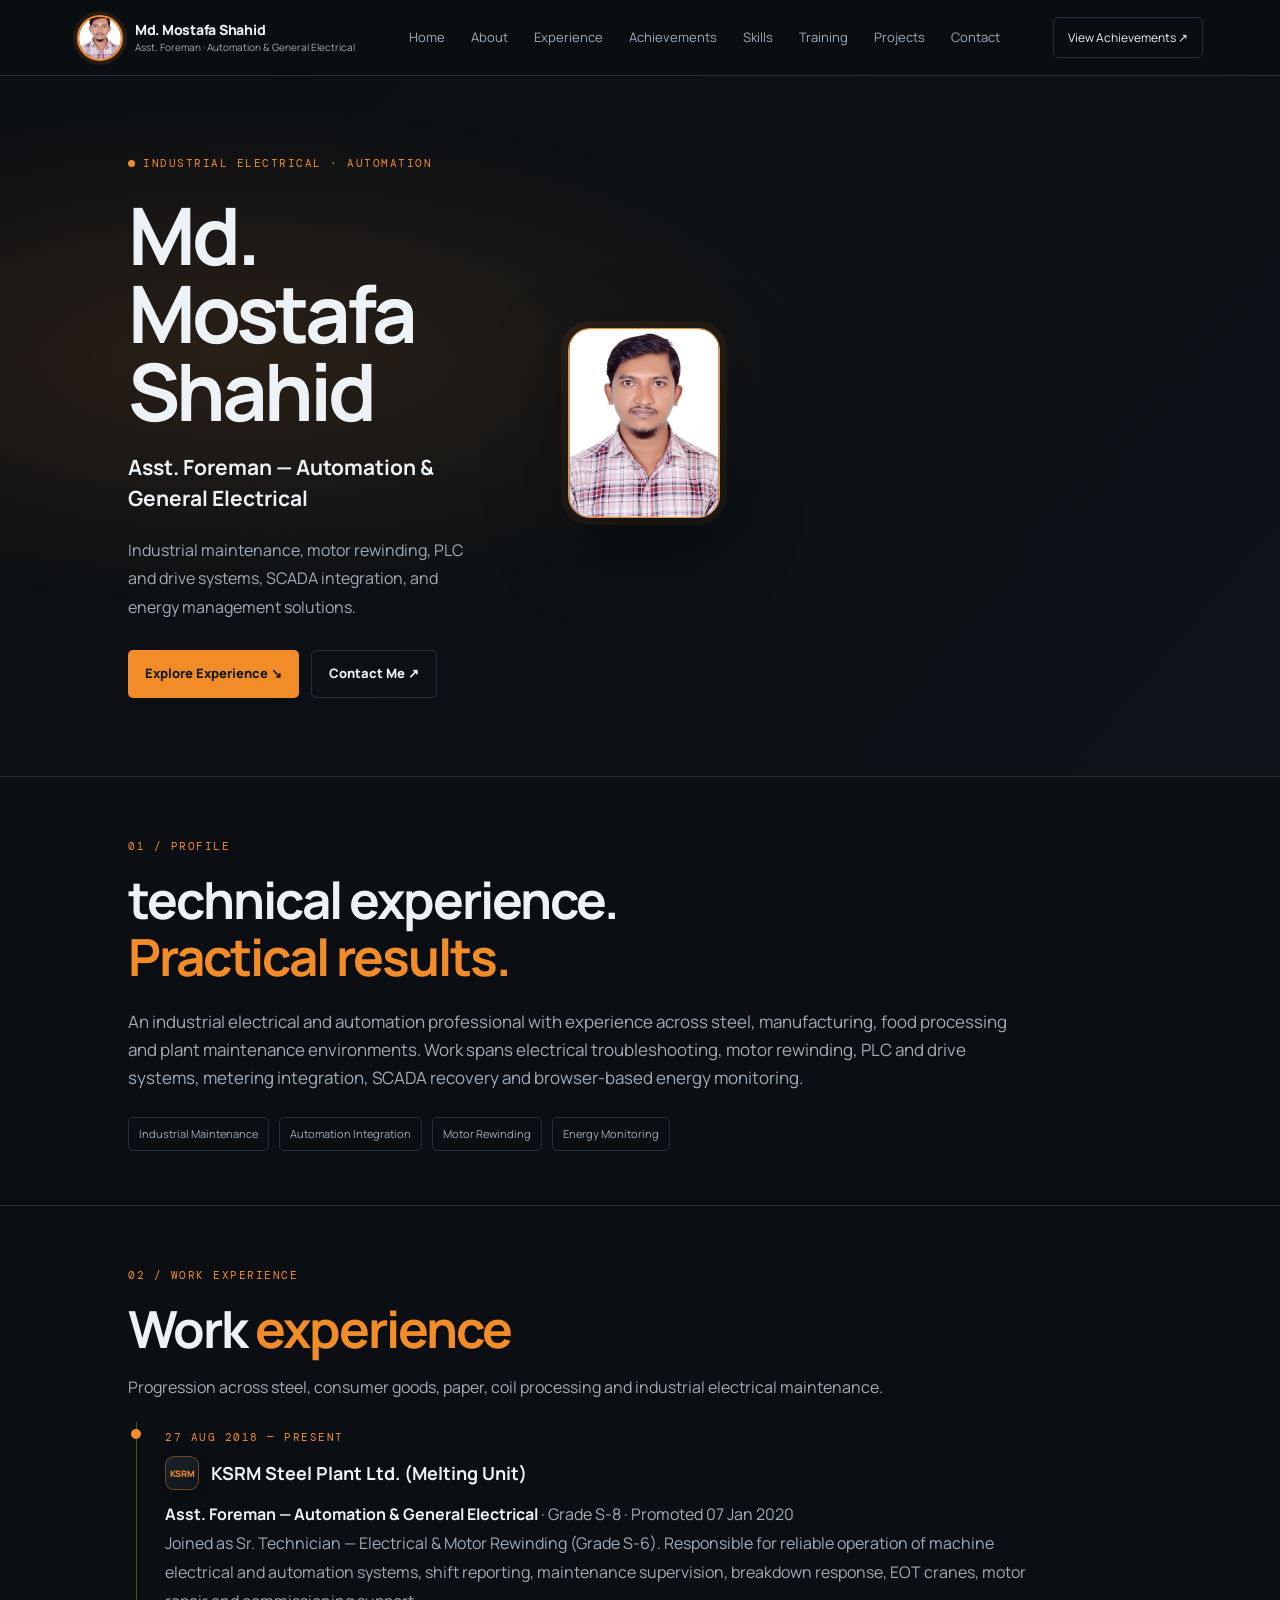
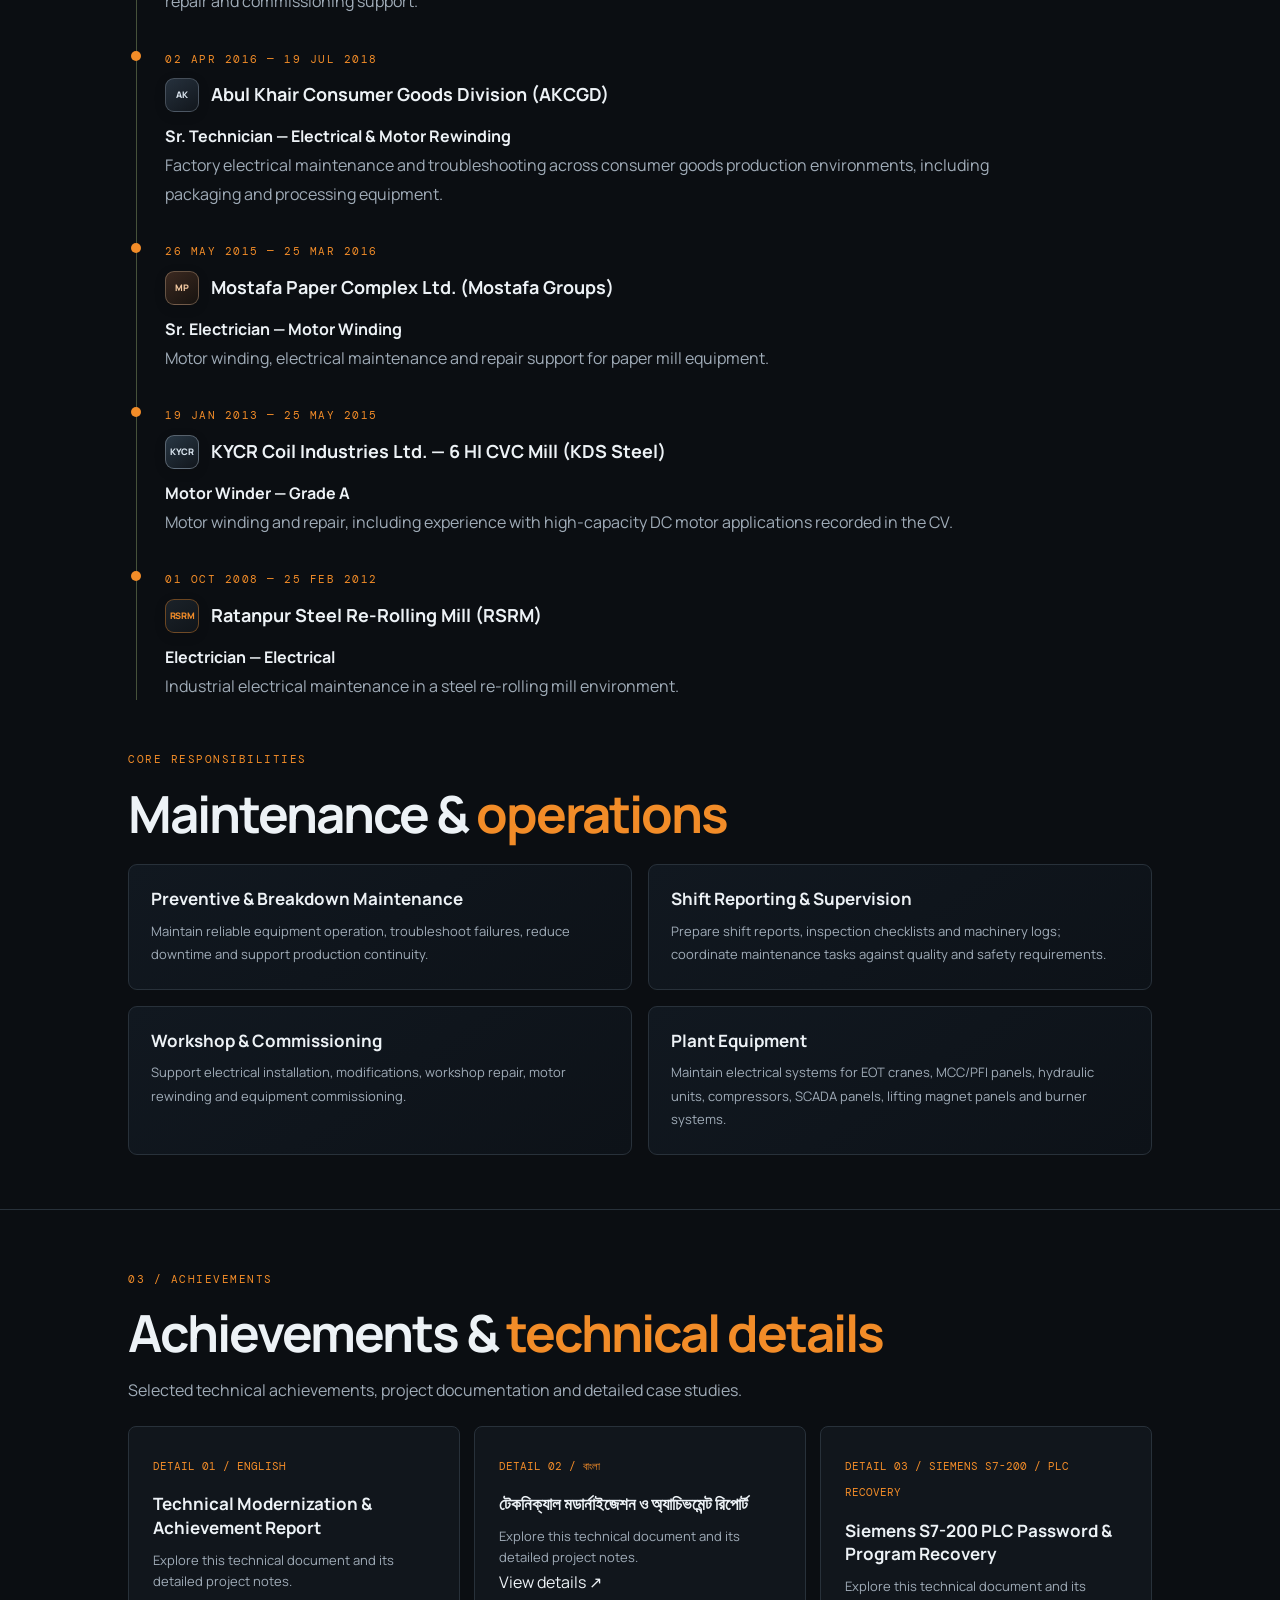
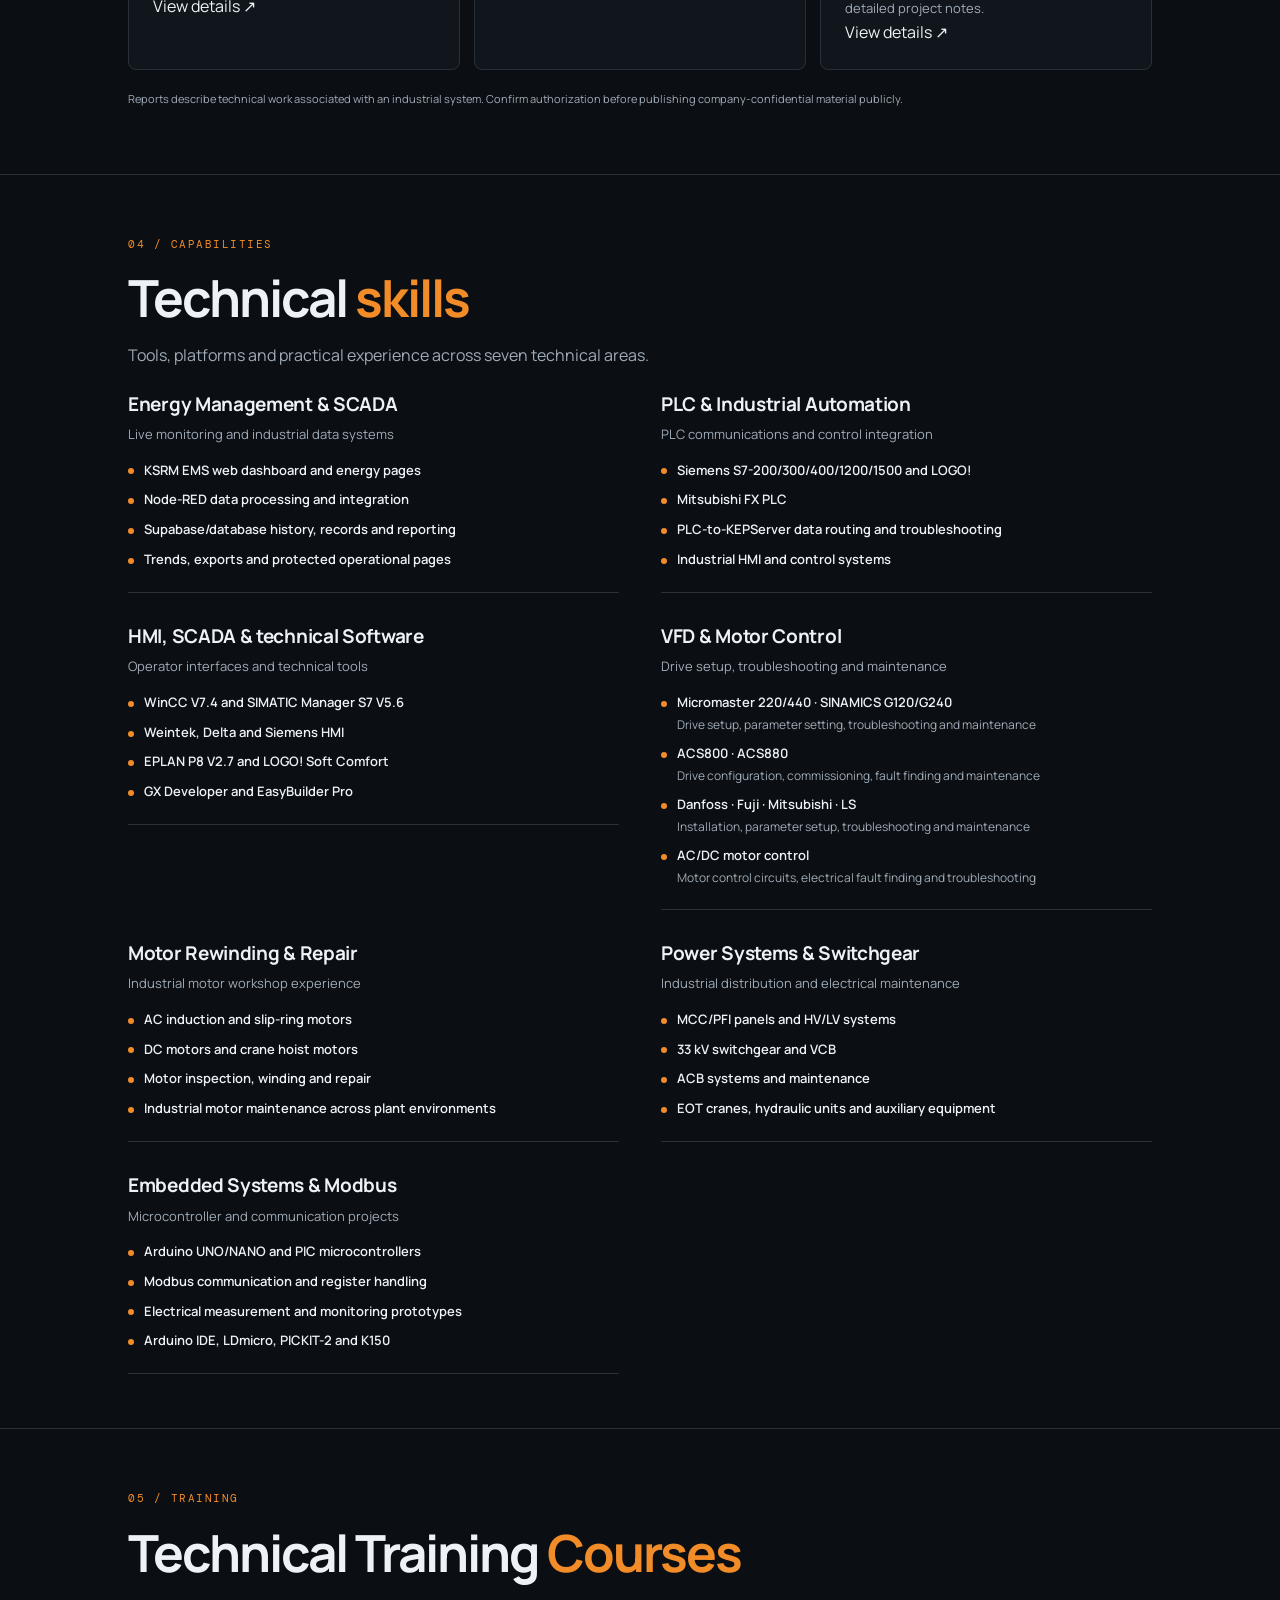
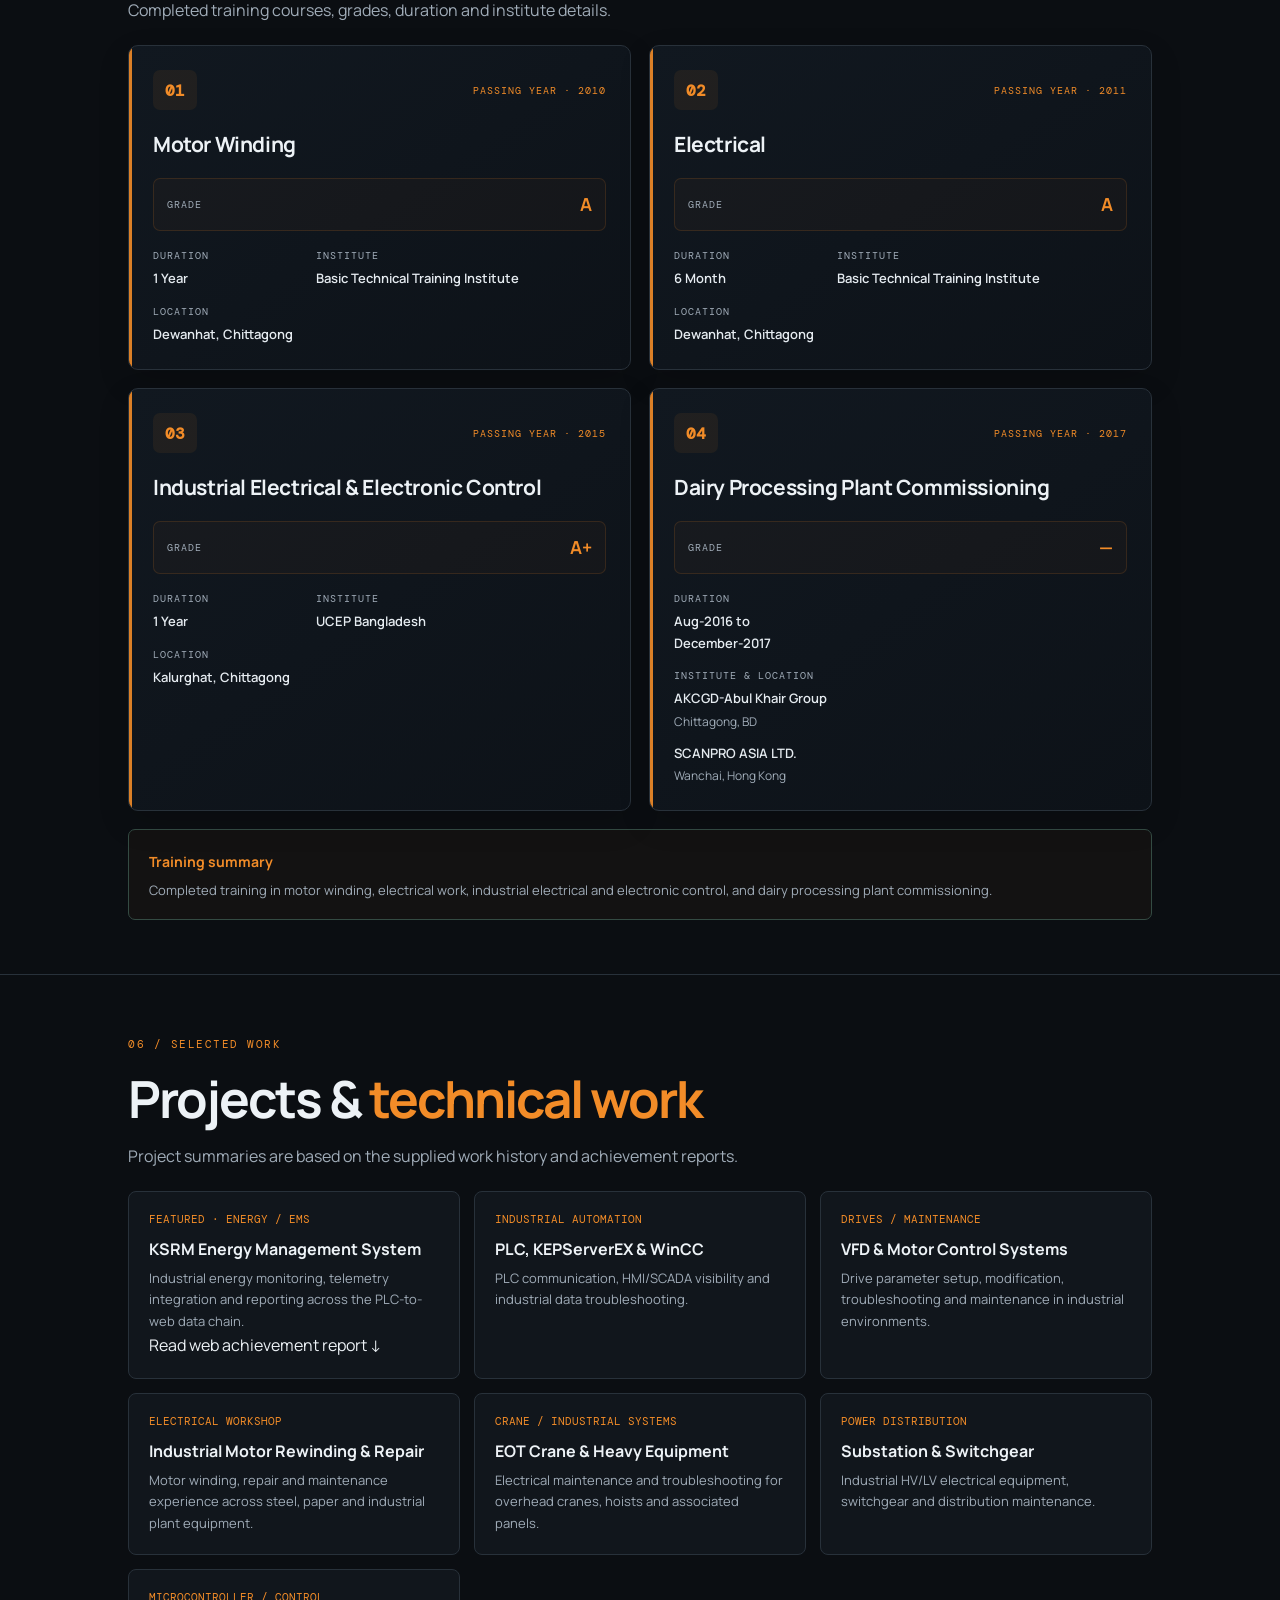
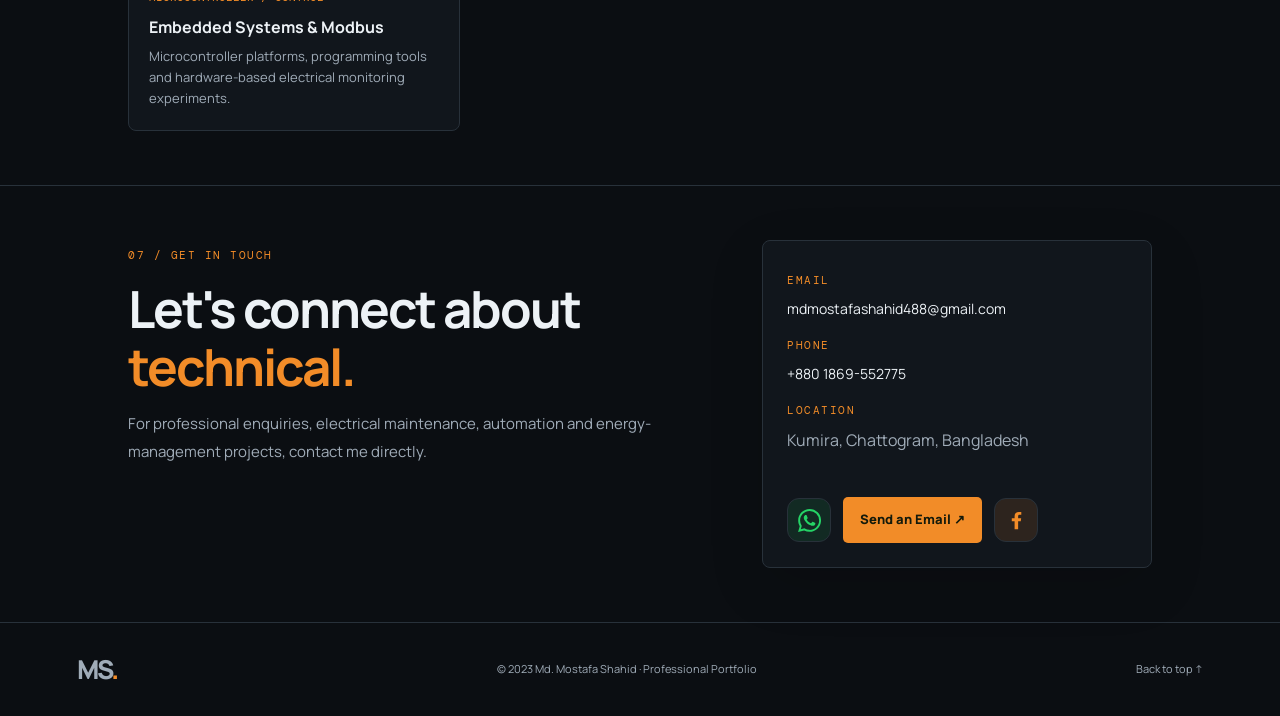
<file: index.html>
<!doctype html>
<html lang="en"><head><meta charset="utf-8"><meta name="viewport" content="width=device-width,initial-scale=1"><meta name="description" content="Md. Mostafa Shahid — Industrial Electrical, Automation and Energy Management Systems"><title>Md. Mostafa Shahid | Professional Portfolio</title><link rel="stylesheet" href="styles.css?v=20261014-companyicons"></head>
<body><header class="top"><a class="identity" href="#about" aria-label="Md. Mostafa Shahid home"><img class="header-avatar" src="profile.jpg" alt="Md. Mostafa Shahid profile photo"><span class="identity-copy"><strong>Md. Mostafa Shahid</strong><small>Asst. Foreman · Automation &amp; General Electrical</small></span></a><button class="mobile-nav-toggle" type="button" aria-label="Open navigation menu" aria-expanded="false"><span></span><span></span><span></span></button><nav id="primary-navigation"><a href="#home">Home</a><a href="#about">About</a><a href="#career">Experience</a><a href="#achievements">Achievements</a><a href="#skills">Skills</a><a href="#training">Training</a><a href="#projects">Projects</a><a href="#contact">Contact</a></nav><a class="navbtn" href="#achievements">View Achievements ↗</a></header>
<nav class="mobile-bottom-nav" aria-label="Quick section navigation">
<a href="#home" aria-label="Home" title="Home"><svg viewBox="0 0 24 24" aria-hidden="true"><path d="m3 10 9-7 9 7v10a1 1 0 0 1-1 1h-5v-6H9v6H4a1 1 0 0 1-1-1Z"/></svg><span>Home</span></a>
<a href="#career" aria-label="Experience" title="Experience"><svg viewBox="0 0 24 24" aria-hidden="true"><rect x="3" y="7" width="18" height="14" rx="2"/><path d="M8 7V4h8v3M3 12h18M10 12v2h4v-2"/></svg><span>Experience</span></a>
<a href="#achievements" aria-label="Achievements" title="Achievements"><svg viewBox="0 0 24 24" aria-hidden="true"><path d="M12 3 15 9l6 .9-4.5 4.4 1.1 6.2L12 17.5l-5.6 3 1.1-6.2L3 9.9 9 9Z"/></svg><span>Achievements</span></a>
<a href="#skills" aria-label="Skills" title="Skills"><svg viewBox="0 0 24 24" aria-hidden="true"><path d="M12 3a6 6 0 0 0-3 11.2V17h6v-2.8A6 6 0 0 0 12 3ZM9 20h6M10 17v-3M14 17v-3"/></svg><span>Skills</span></a>
<a href="#projects" aria-label="Projects" title="Projects"><svg viewBox="0 0 24 24" aria-hidden="true"><rect x="3" y="4" width="18" height="16" rx="2"/><path d="M8 9h8M8 13h5M8 17h8"/></svg><span>Projects</span></a>
<a href="#contact" aria-label="Contact" title="Contact"><svg viewBox="0 0 24 24" aria-hidden="true"><rect x="3" y="5" width="18" height="14" rx="2"/><path d="m4 7 8 6 8-6"/></svg><span>Contact</span></a>
</nav>
<main><section class="hero" id="home"><div class="hero-profile"><img class="hero-avatar" src="profile.jpg" alt="Md. Mostafa Shahid"><div class="hero-copy"><span class="eyebrow"><span class="dot"></span>INDUSTRIAL ELECTRICAL · AUTOMATION</span><h1>Md. Mostafa Shahid</h1><p class="lead">Asst. Foreman — Automation &amp; General Electrical</p><p class="intro">Industrial maintenance, motor rewinding, PLC and drive systems, SCADA integration, and energy management solutions.</p><div class="actions"><a class="btn primary" href="#career">Explore Experience ↘</a><a class="btn secondary" href="#contact">Contact Me ↗</a></div></div></div></section><section class="section" id="about"><div class="section-head"><span>01 / PROFILE</span><h2>technical experience.<br><em>Practical results.</em></h2></div><p class="wide">An industrial electrical and automation professional with experience across steel, manufacturing, food processing and plant maintenance environments. Work spans electrical troubleshooting, motor rewinding, PLC and drive systems, metering integration, SCADA recovery and browser-based energy monitoring.</p><div class="chips"><span>Industrial Maintenance</span><span>Automation Integration</span><span>Motor Rewinding</span><span>Energy Monitoring</span></div></section>
<section class="section" id="career"><div class="section-head"><span>02 / WORK EXPERIENCE</span><h2>Work <em>experience</em></h2><p>Progression across steel, consumer goods, paper, coil processing and industrial electrical maintenance.</p></div><div class="timeline">
<article><span>27 AUG 2018 — PRESENT</span><div class="company-heading"><span class="company-favicon ksrm" aria-hidden="true">KSRM</span><h3>KSRM Steel Plant Ltd. (Melting Unit)</h3></div><p><strong>Asst. Foreman — Automation &amp; General Electrical</strong> · Grade S-8 · Promoted 07 Jan 2020</p><p>Joined as Sr. Technician — Electrical &amp; Motor Rewinding (Grade S-6). Responsible for reliable operation of machine electrical and automation systems, shift reporting, maintenance supervision, breakdown response, EOT cranes, motor repair and commissioning support.</p></article>
<article><span>02 APR 2016 — 19 JUL 2018</span><div class="company-heading"><span class="company-favicon abulkhair" aria-hidden="true">AK</span><h3>Abul Khair Consumer Goods Division (AKCGD)</h3></div><p><strong>Sr. Technician — Electrical &amp; Motor Rewinding</strong></p><p>Factory electrical maintenance and troubleshooting across consumer goods production environments, including packaging and processing equipment.</p></article>
<article><span>26 MAY 2015 — 25 MAR 2016</span><div class="company-heading"><span class="company-favicon mostafa" aria-hidden="true">MP</span><h3>Mostafa Paper Complex Ltd. (Mostafa Groups)</h3></div><p><strong>Sr. Electrician — Motor Winding</strong></p><p>Motor winding, electrical maintenance and repair support for paper mill equipment.</p></article>
<article><span>19 JAN 2013 — 25 MAY 2015</span><div class="company-heading"><span class="company-favicon kycr" aria-hidden="true">KYCR</span><h3>KYCR Coil Industries Ltd. — 6 HI CVC Mill (KDS Steel)</h3></div><p><strong>Motor Winder — Grade A</strong></p><p>Motor winding and repair, including experience with high-capacity DC motor applications recorded in the CV.</p></article>
<article><span>01 OCT 2008 — 25 FEB 2012</span><div class="company-heading"><span class="company-favicon rsrm" aria-hidden="true">RSRM</span><h3>Ratanpur Steel Re-Rolling Mill (RSRM)</h3></div><p><strong>Electrician — Electrical</strong></p><p>Industrial electrical maintenance in a steel re-rolling mill environment.</p></article>
</div><div class="responsibility-panel"><div class="section-head"><span>CORE RESPONSIBILITIES</span><h2>Maintenance &amp; <em>operations</em></h2></div><div class="responsibility-grid"><article><h3>Preventive &amp; Breakdown Maintenance</h3><p>Maintain reliable equipment operation, troubleshoot failures, reduce downtime and support production continuity.</p></article><article><h3>Shift Reporting &amp; Supervision</h3><p>Prepare shift reports, inspection checklists and machinery logs; coordinate maintenance tasks against quality and safety requirements.</p></article><article><h3>Workshop &amp; Commissioning</h3><p>Support electrical installation, modifications, workshop repair, motor rewinding and equipment commissioning.</p></article><article><h3>Plant Equipment</h3><p>Maintain electrical systems for EOT cranes, MCC/PFI panels, hydraulic units, compressors, SCADA panels, lifting magnet panels and burner systems.</p></article></div></div></section>
<section class="section" id="achievements"><div class="section-head"><span>03 / ACHIEVEMENTS</span><h2>Achievements &amp; <em>technical details</em></h2><p>Selected technical achievements, project documentation and detailed case studies.</p></div><div class="report-grid" id="reportGrid"></div><p class="note">Reports describe technical work associated with an industrial system. Confirm authorization before publishing company-confidential material publicly.</p></section>
<section class="section" id="skills"><div class="section-head"><span>04 / CAPABILITIES</span><h2>Technical <em>skills</em></h2><p>Tools, platforms and practical experience across seven technical areas.</p></div><div class="skill-grid" id="skillGrid"></div></section>
<section class="section" id="training"><div class="section-head"><span>05 / TRAINING</span><h2>Technical Training <em>Courses</em></h2><p>Completed training courses, grades, duration and institute details.</p></div><div class="training-cards">
<article class="training-card"><div class="training-card-top"><span class="training-number">01</span><span class="training-year">PASSING YEAR · 2010</span></div><h3>Motor Winding</h3><div class="training-grade"><span>GRADE</span><strong>A</strong></div><div class="training-meta"><div><span>DURATION</span><strong>1 Year</strong></div><div><span>INSTITUTE</span><strong>Basic Technical Training Institute</strong></div><div><span>LOCATION</span><strong>Dewanhat, Chittagong</strong></div></div></article>
<article class="training-card"><div class="training-card-top"><span class="training-number">02</span><span class="training-year">PASSING YEAR · 2011</span></div><h3>Electrical</h3><div class="training-grade"><span>GRADE</span><strong>A</strong></div><div class="training-meta"><div><span>DURATION</span><strong>6 Month</strong></div><div><span>INSTITUTE</span><strong>Basic Technical Training Institute</strong></div><div><span>LOCATION</span><strong>Dewanhat, Chittagong</strong></div></div></article>
<article class="training-card"><div class="training-card-top"><span class="training-number">03</span><span class="training-year">PASSING YEAR · 2015</span></div><h3>Industrial Electrical &amp; Electronic Control</h3><div class="training-grade"><span>GRADE</span><strong>A+</strong></div><div class="training-meta"><div><span>DURATION</span><strong>1 Year</strong></div><div><span>INSTITUTE</span><strong>UCEP Bangladesh</strong></div><div><span>LOCATION</span><strong>Kalurghat, Chittagong</strong></div></div></article>
<article class="training-card training-card-wide"><div class="training-card-top"><span class="training-number">04</span><span class="training-year">PASSING YEAR · 2017</span></div><h3>Dairy Processing Plant Commissioning</h3><div class="training-grade"><span>GRADE</span><strong>—</strong></div><div class="training-meta"><div><span>DURATION</span><strong>Aug-2016 to December-2017</strong></div><div><span>INSTITUTE &amp; LOCATION</span><strong>AKCGD-Abul Khair Group <small>Chittagong, BD</small></strong><strong>SCANPRO ASIA LTD. <small>Wanchai, Hong Kong</small></strong></div></div></article>
</div><div class="training-note"><strong>Training summary</strong><p>Completed training in motor winding, electrical work, industrial electrical and electronic control, and dairy processing plant commissioning.</p></div></section>
<section class="section" id="projects"><div class="section-head"><span>06 / SELECTED WORK</span><h2>Projects & <em>technical work</em></h2><p>Project summaries are based on the supplied work history and achievement reports.</p></div><div class="project-grid" id="projectGrid"></div><div class="detail-panel" id="projectDetail" aria-live="polite"><span class="eyebrow">PROJECT DETAILS</span><h3>Select a project</h3><p>Open a project card to read its summary.</p></div></section>
<section class="section contact" id="contact"><div class="contact-intro"><span class="eyebrow">07 / GET IN TOUCH</span><h2>Let's connect about<br><em>technical.</em></h2><p>For professional enquiries, electrical maintenance, automation and energy-management projects, contact me directly.</p></div><div class="contact-card"><span>EMAIL</span><a href="mailto:mdmostafashahid488@gmail.com">mdmostafashahid488@gmail.com</a><span>PHONE</span><a href="tel:+8801869552775">+880 1869-552775</a><span>LOCATION</span><p>Kumira, Chattogram, Bangladesh</p><div class="contact-actions"><a class="contact-icon-only whatsapp-link" href="https://wa.me/8801869552775" target="_blank" rel="noopener noreferrer" aria-label="WhatsApp" title="WhatsApp"><svg viewBox="0 0 24 24" aria-hidden="true"><path d="M20.52 3.48A11.8 11.8 0 0 0 12.12 0C5.55 0 .2 5.34.2 11.91c0 2.1.55 4.15 1.6 5.96L.1 24l6.3-1.65a11.9 11.9 0 0 0 5.7 1.45h.01c6.57 0 11.92-5.35 11.92-11.92 0-3.18-1.24-6.17-3.51-8.4ZM12.1 21.78a9.9 9.9 0 0 1-5.04-1.38l-.36-.21-3.74.98 1-3.65-.24-.38a9.82 9.82 0 0 1-1.51-5.23c0-5.46 4.45-9.91 9.92-9.91a9.84 9.84 0 0 1 7.01 2.91 9.84 9.84 0 0 1 2.9 7.01c0 5.47-4.45 9.92-9.92 9.92Zm5.44-7.42c-.3-.15-1.76-.87-2.03-.97-.27-.1-.47-.15-.67.15-.2.3-.77.97-.94 1.17-.17.2-.35.22-.65.07-.3-.15-1.27-.47-2.42-1.5-.9-.8-1.5-1.78-1.67-2.08-.17-.3-.02-.46.13-.61.14-.14.3-.35.45-.52.15-.18.2-.3.3-.5.1-.2.05-.38-.02-.53-.08-.15-.67-1.62-.92-2.22-.24-.58-.49-.5-.67-.51h-.57c-.2 0-.52.08-.8.38-.27.3-1.04 1.02-1.04 2.49s1.07 2.89 1.22 3.09c.15.2 2.1 3.2 5.08 4.49.71.3 1.26.49 1.69.63.71.23 1.36.2 1.87.12.57-.08 1.76-.72 2.01-1.42.25-.7.25-1.3.17-1.42-.07-.13-.27-.2-.57-.35Z"/></svg></a><a class="btn primary" href="mailto:mdmostafashahid488@gmail.com">Send an Email ↗</a><a class="contact-icon-only facebook-link" href="https://www.facebook.com/shahiid.kds" target="_blank" rel="noopener noreferrer" aria-label="Facebook" title="Facebook"><svg viewBox="0 0 24 24" aria-hidden="true"><path d="M13.7 21v-8.2h2.76l.41-3.2H13.7V7.56c0-.93.26-1.56 1.6-1.56H17V3.14C16.7 3.1 15.64 3 14.4 3c-2.6 0-4.38 1.59-4.38 4.5V9.6H7.08v3.2h2.94V21h3.68Z"/></svg></a></div></div></div></div></section></main>
<footer><a class="brand" href="#home">MS<span>.</span></a><span>© <span id="year"></span> Md. Mostafa Shahid · Professional Portfolio</span><a href="#home">Back to top ↑</a></footer><script src="script.js"></script><script>
(()=>{const b=document.querySelector('.mobile-nav-toggle'),h=document.querySelector('.top');if(b&&h){b.addEventListener('click',()=>{const open=h.classList.toggle('nav-open');b.setAttribute('aria-expanded',String(open));b.setAttribute('aria-label',open?'Close navigation menu':'Open navigation menu')});h.querySelectorAll('nav a').forEach(a=>a.addEventListener('click',()=>{h.classList.remove('nav-open');b.setAttribute('aria-expanded','false')}));}})();
</script></body></html>
</file>
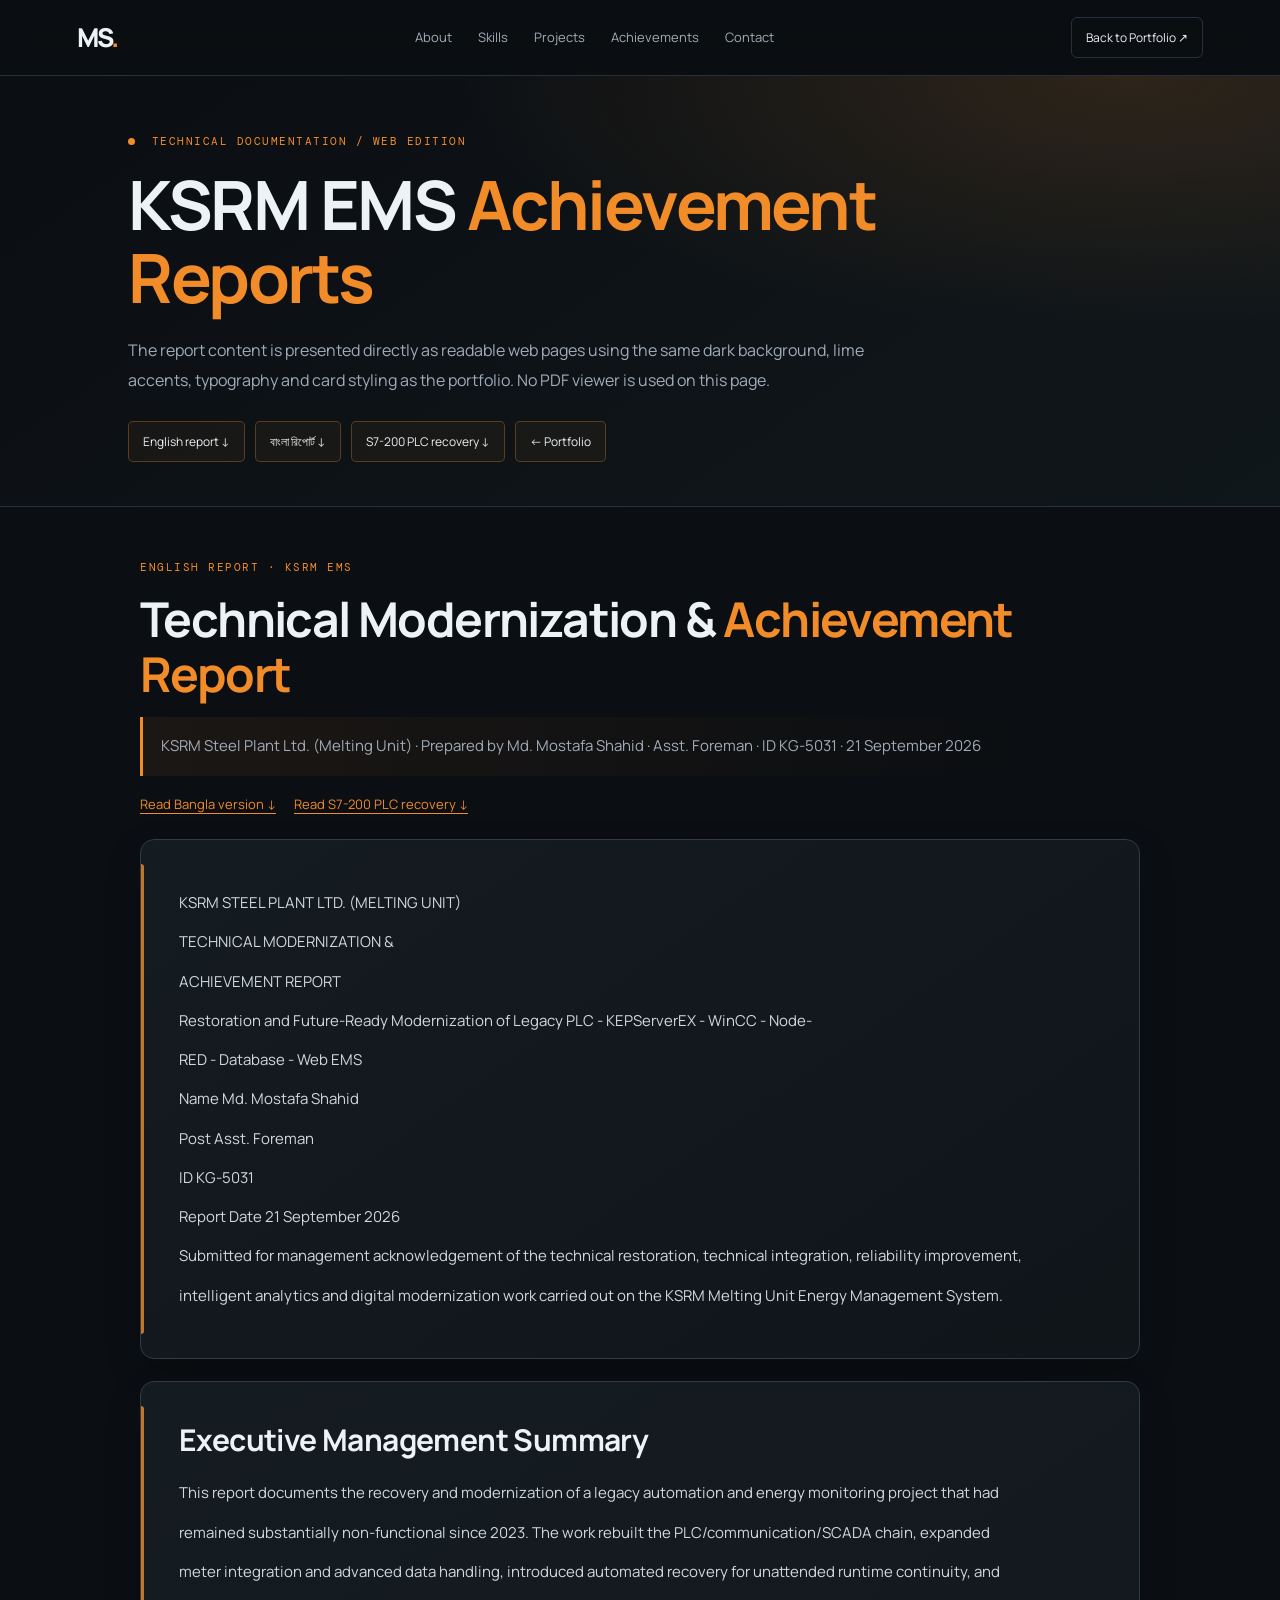
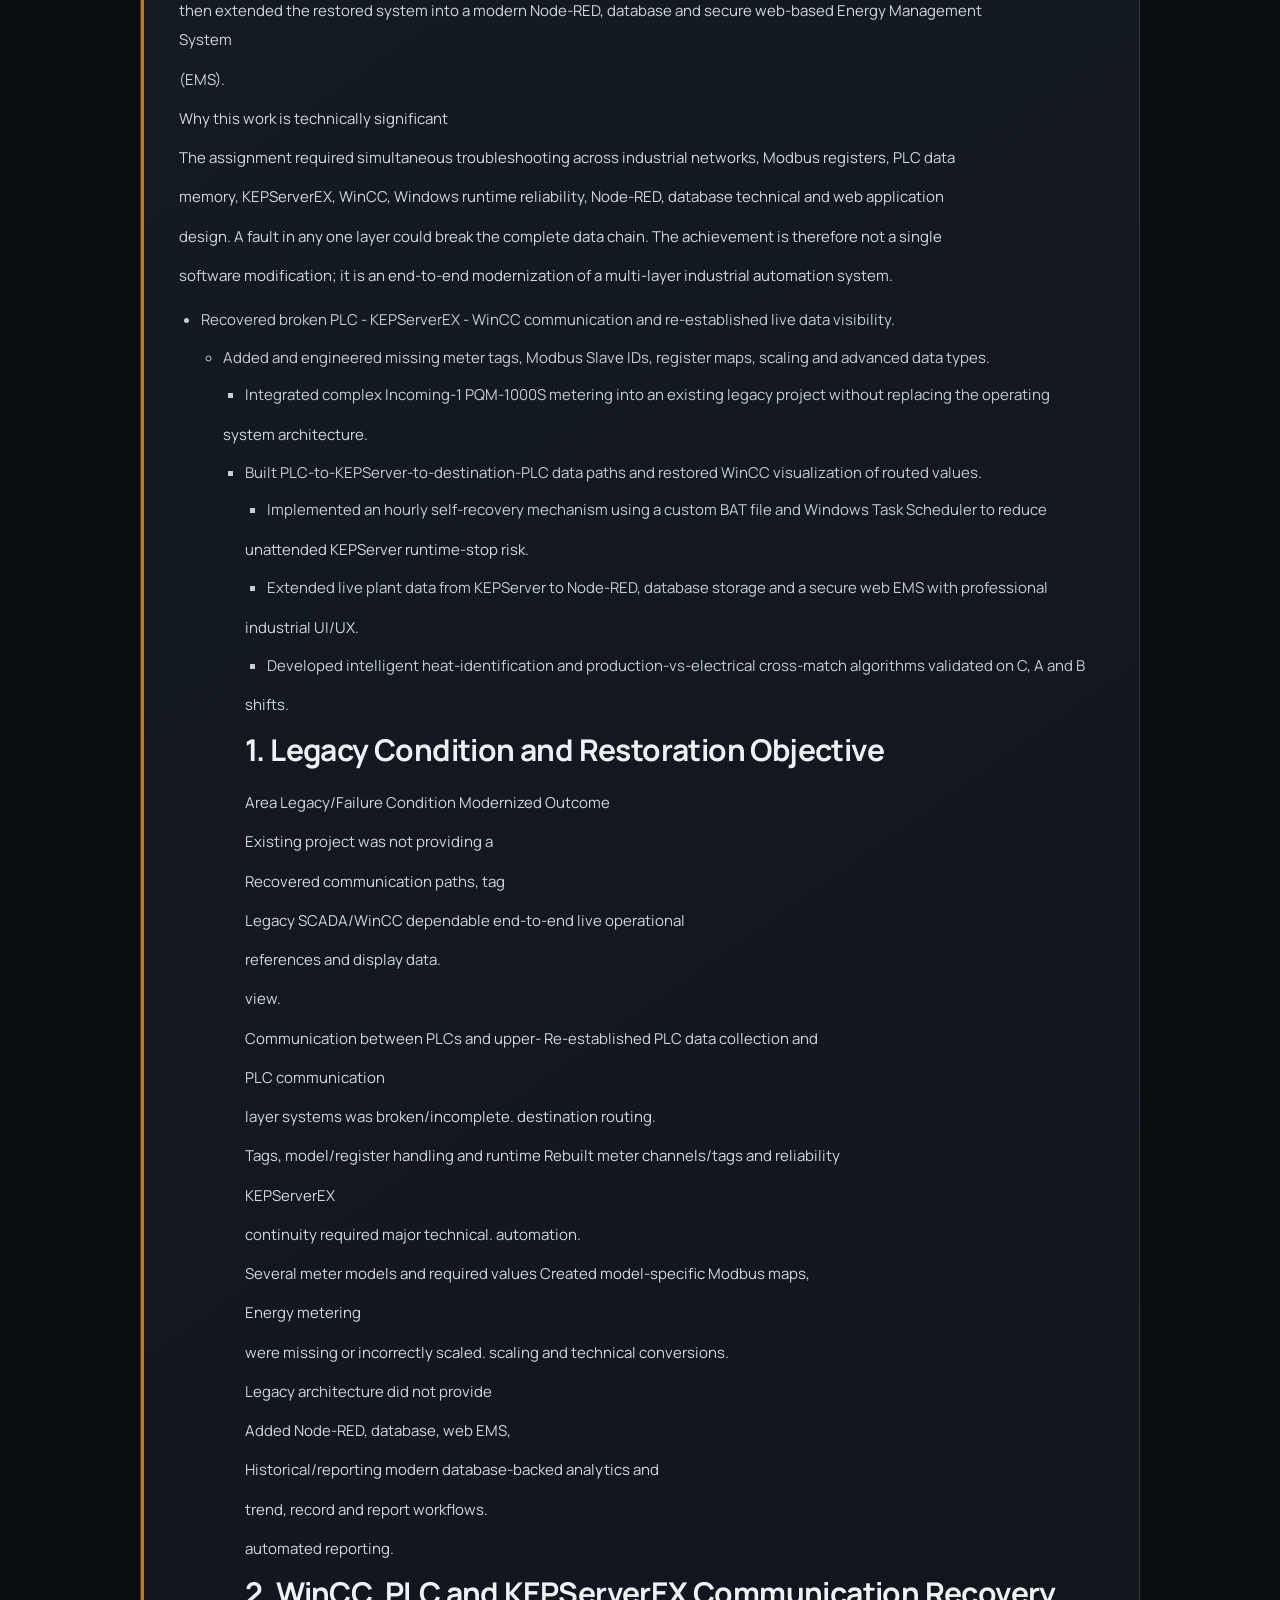
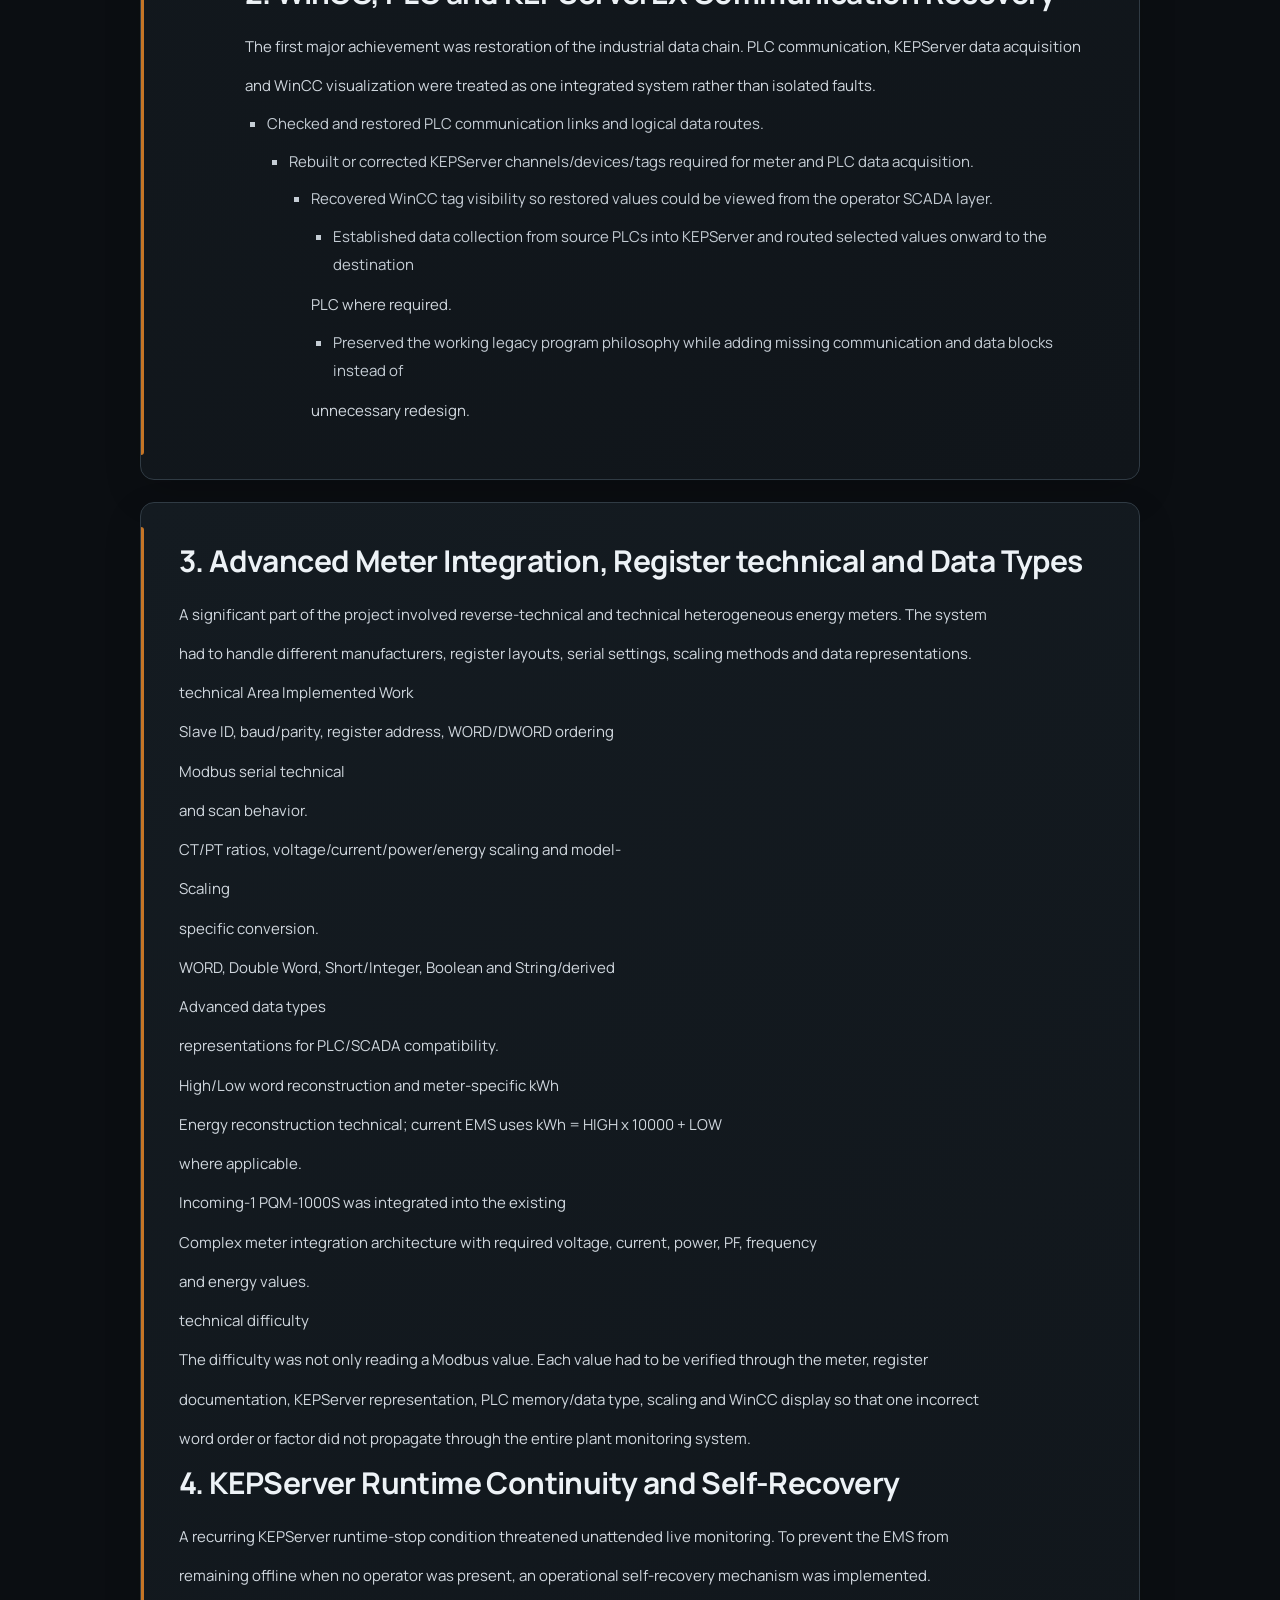
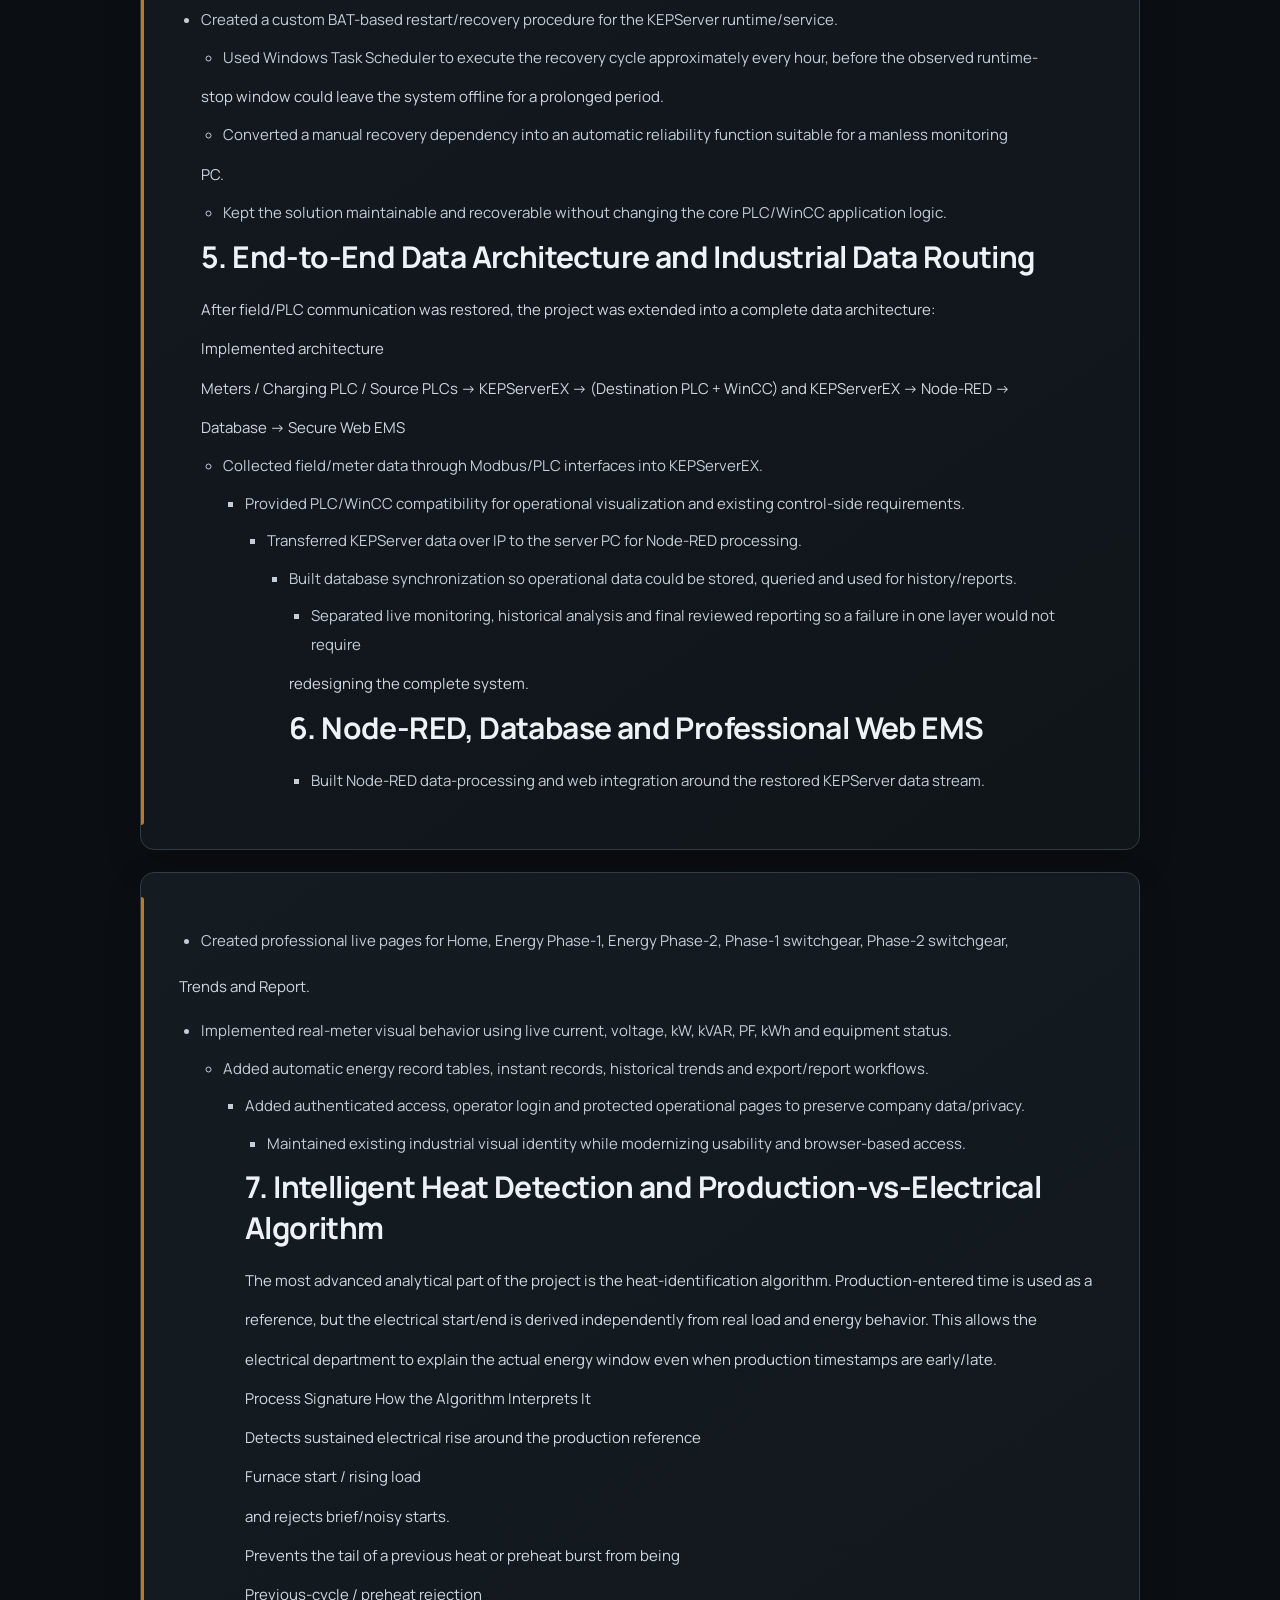
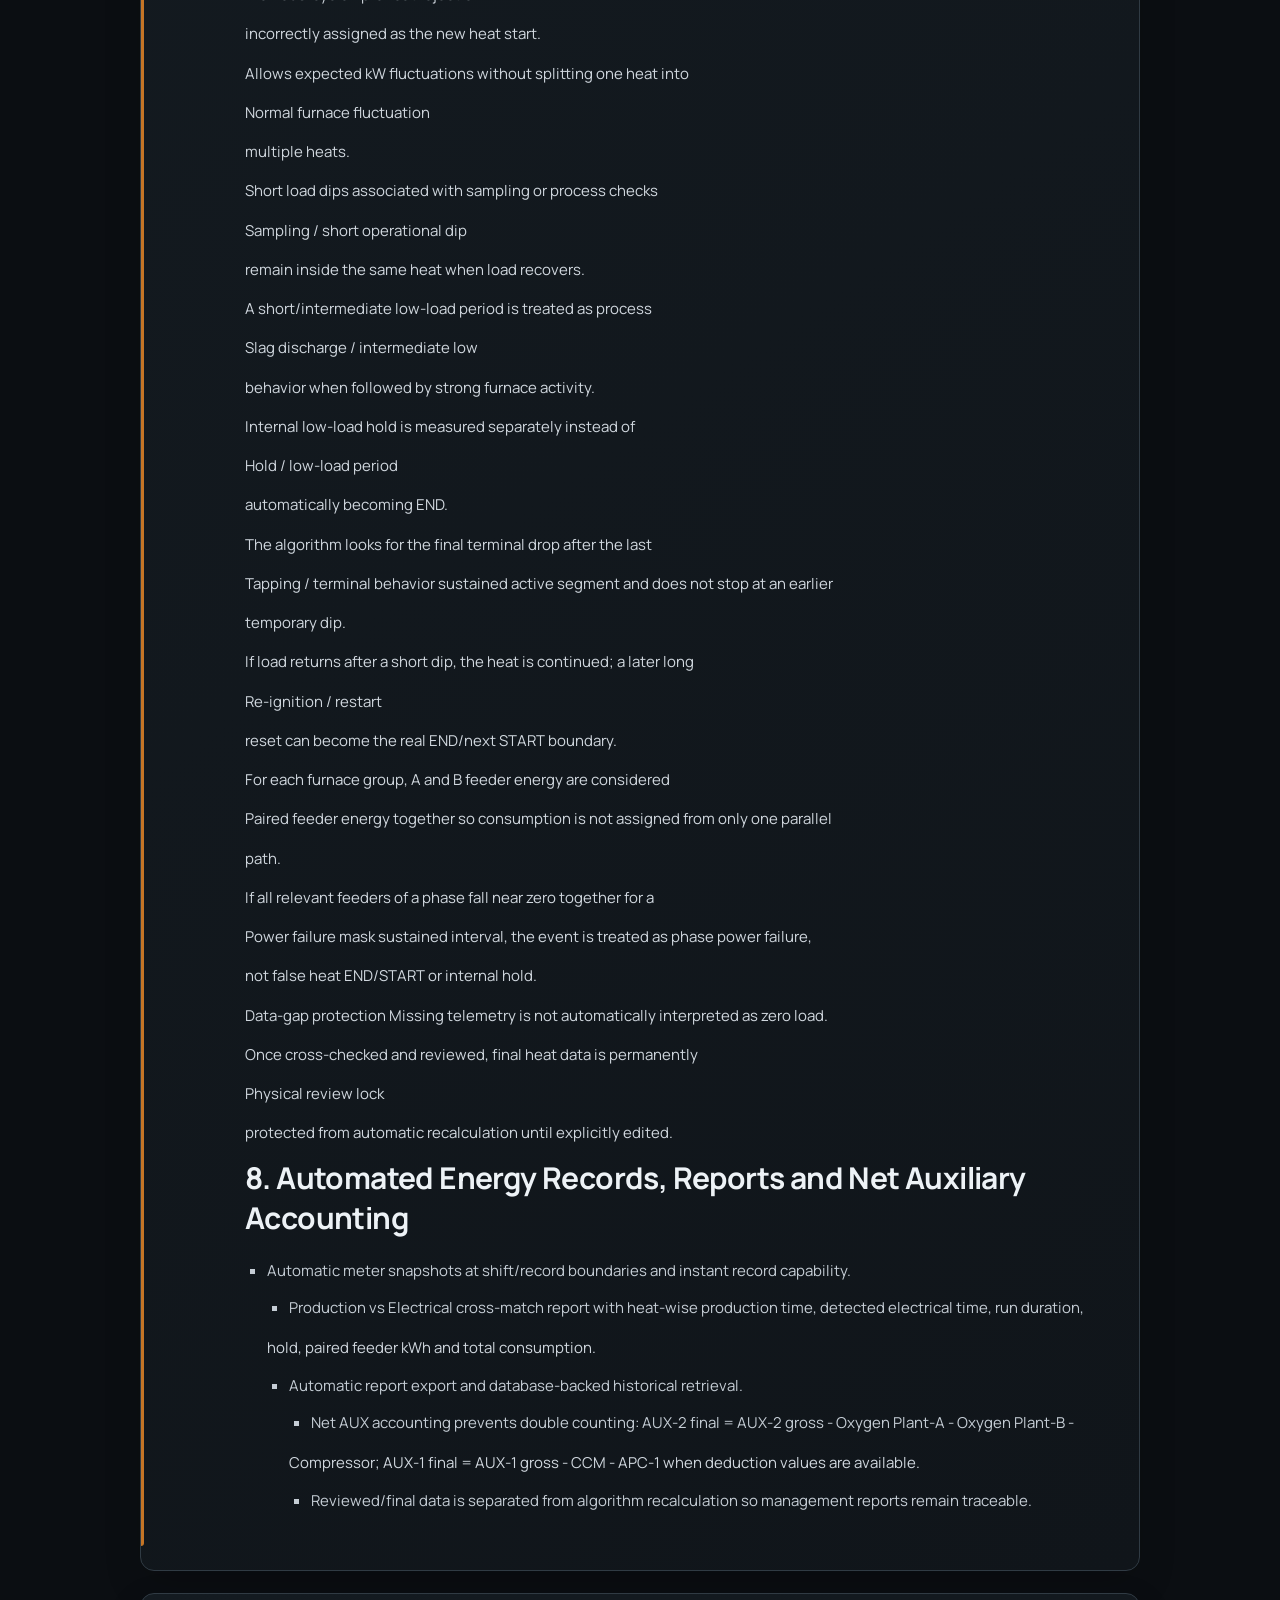
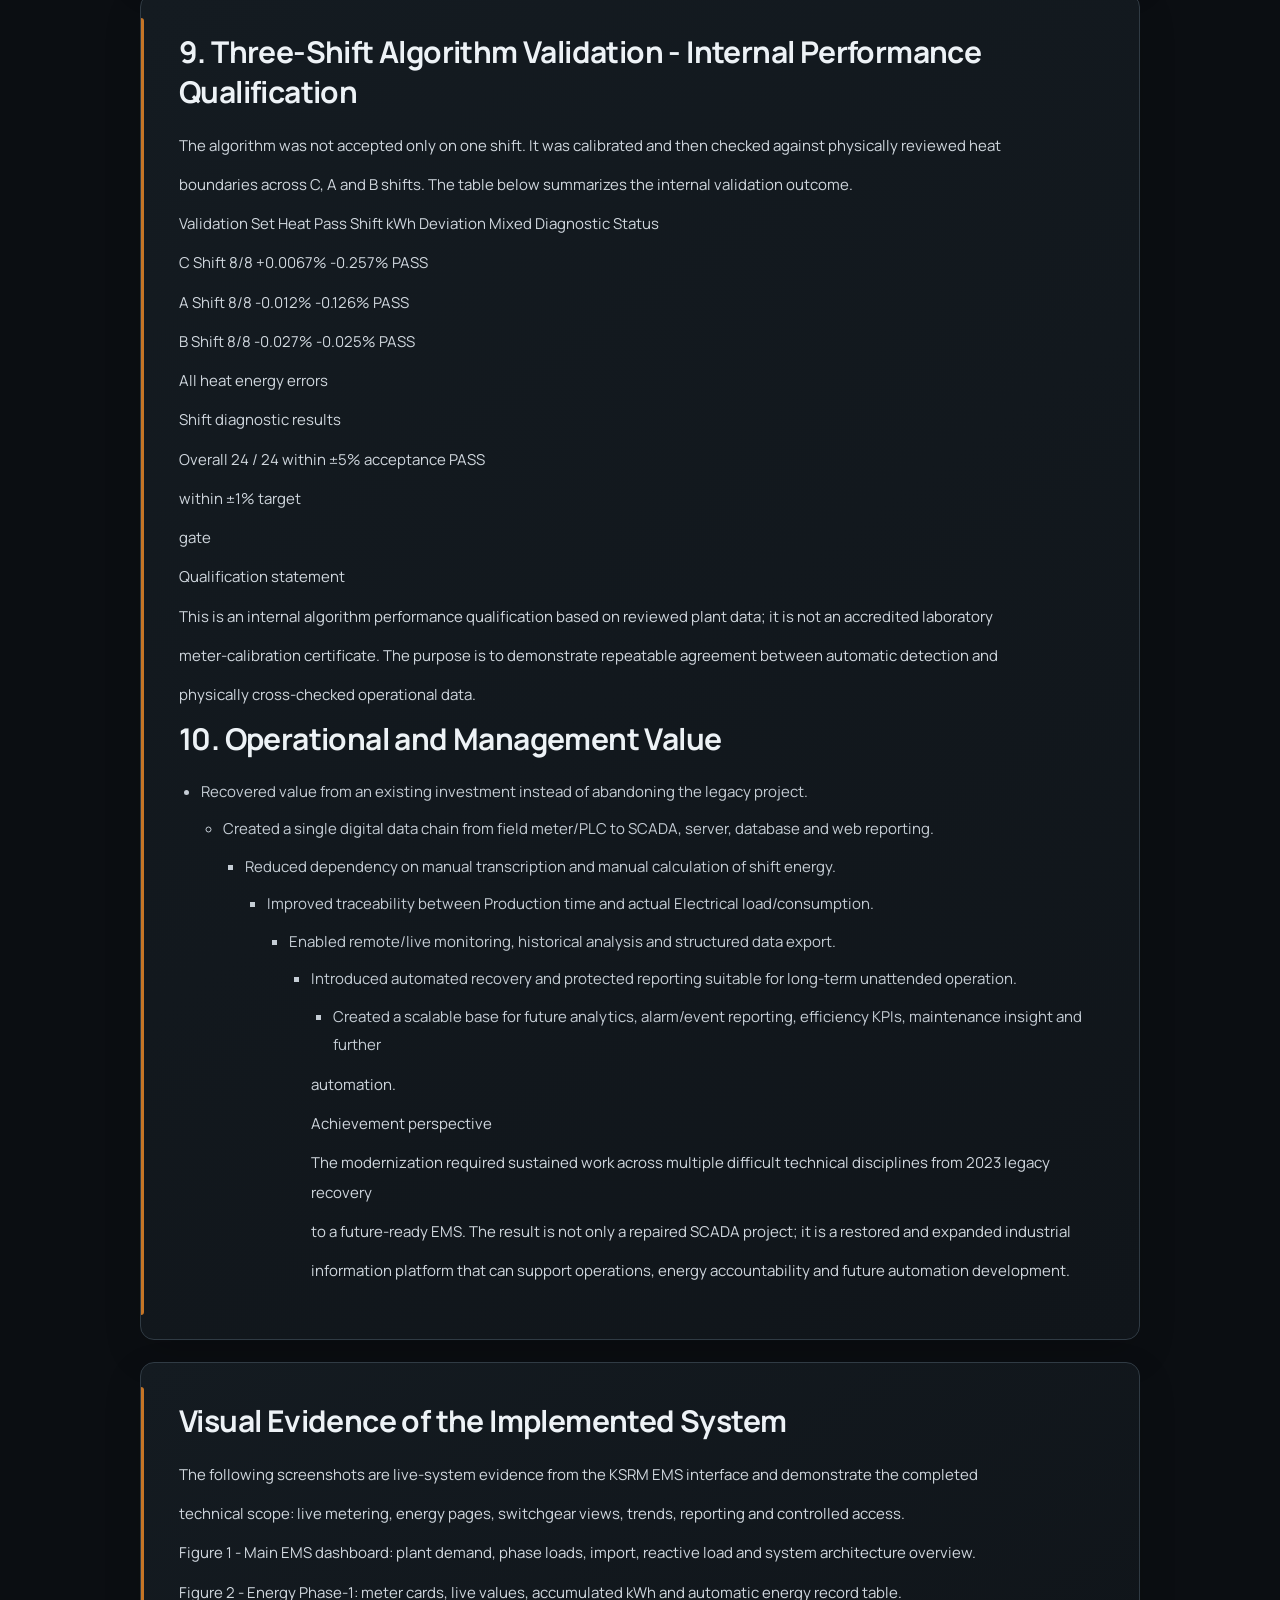
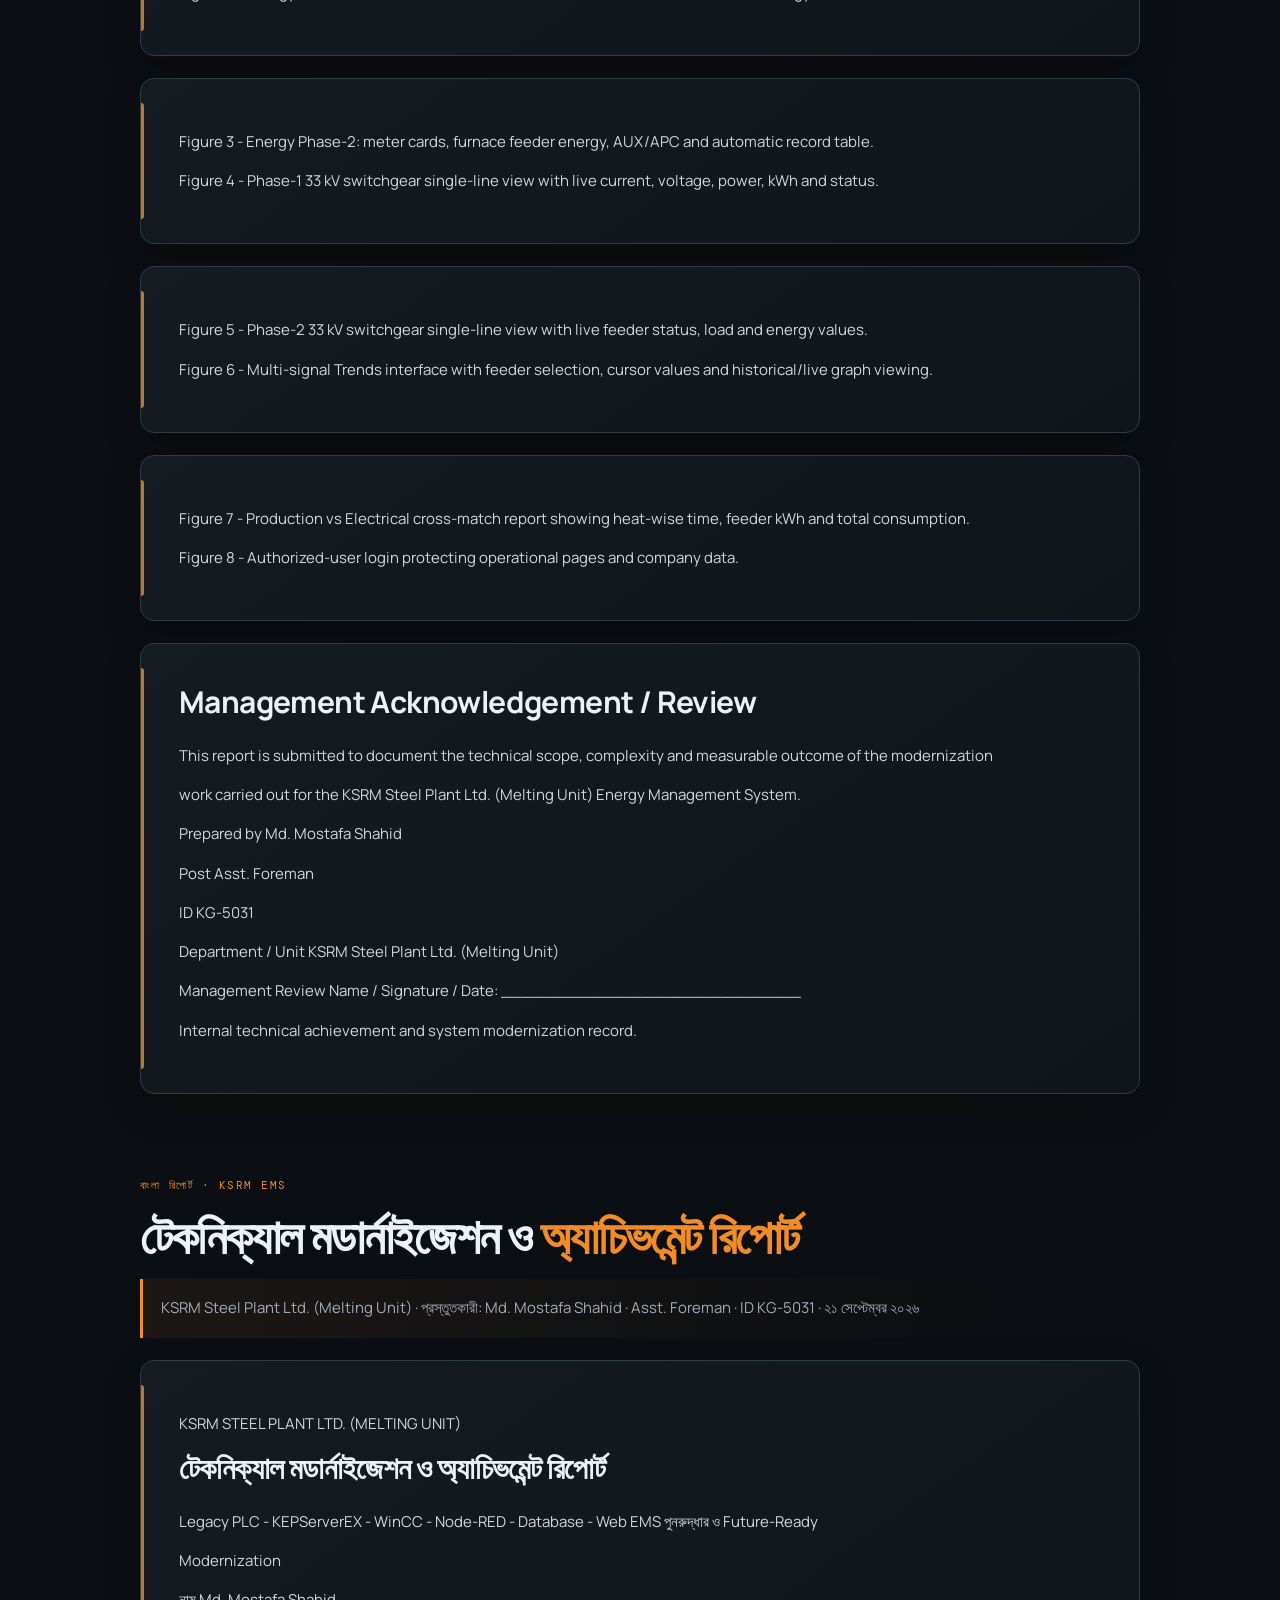
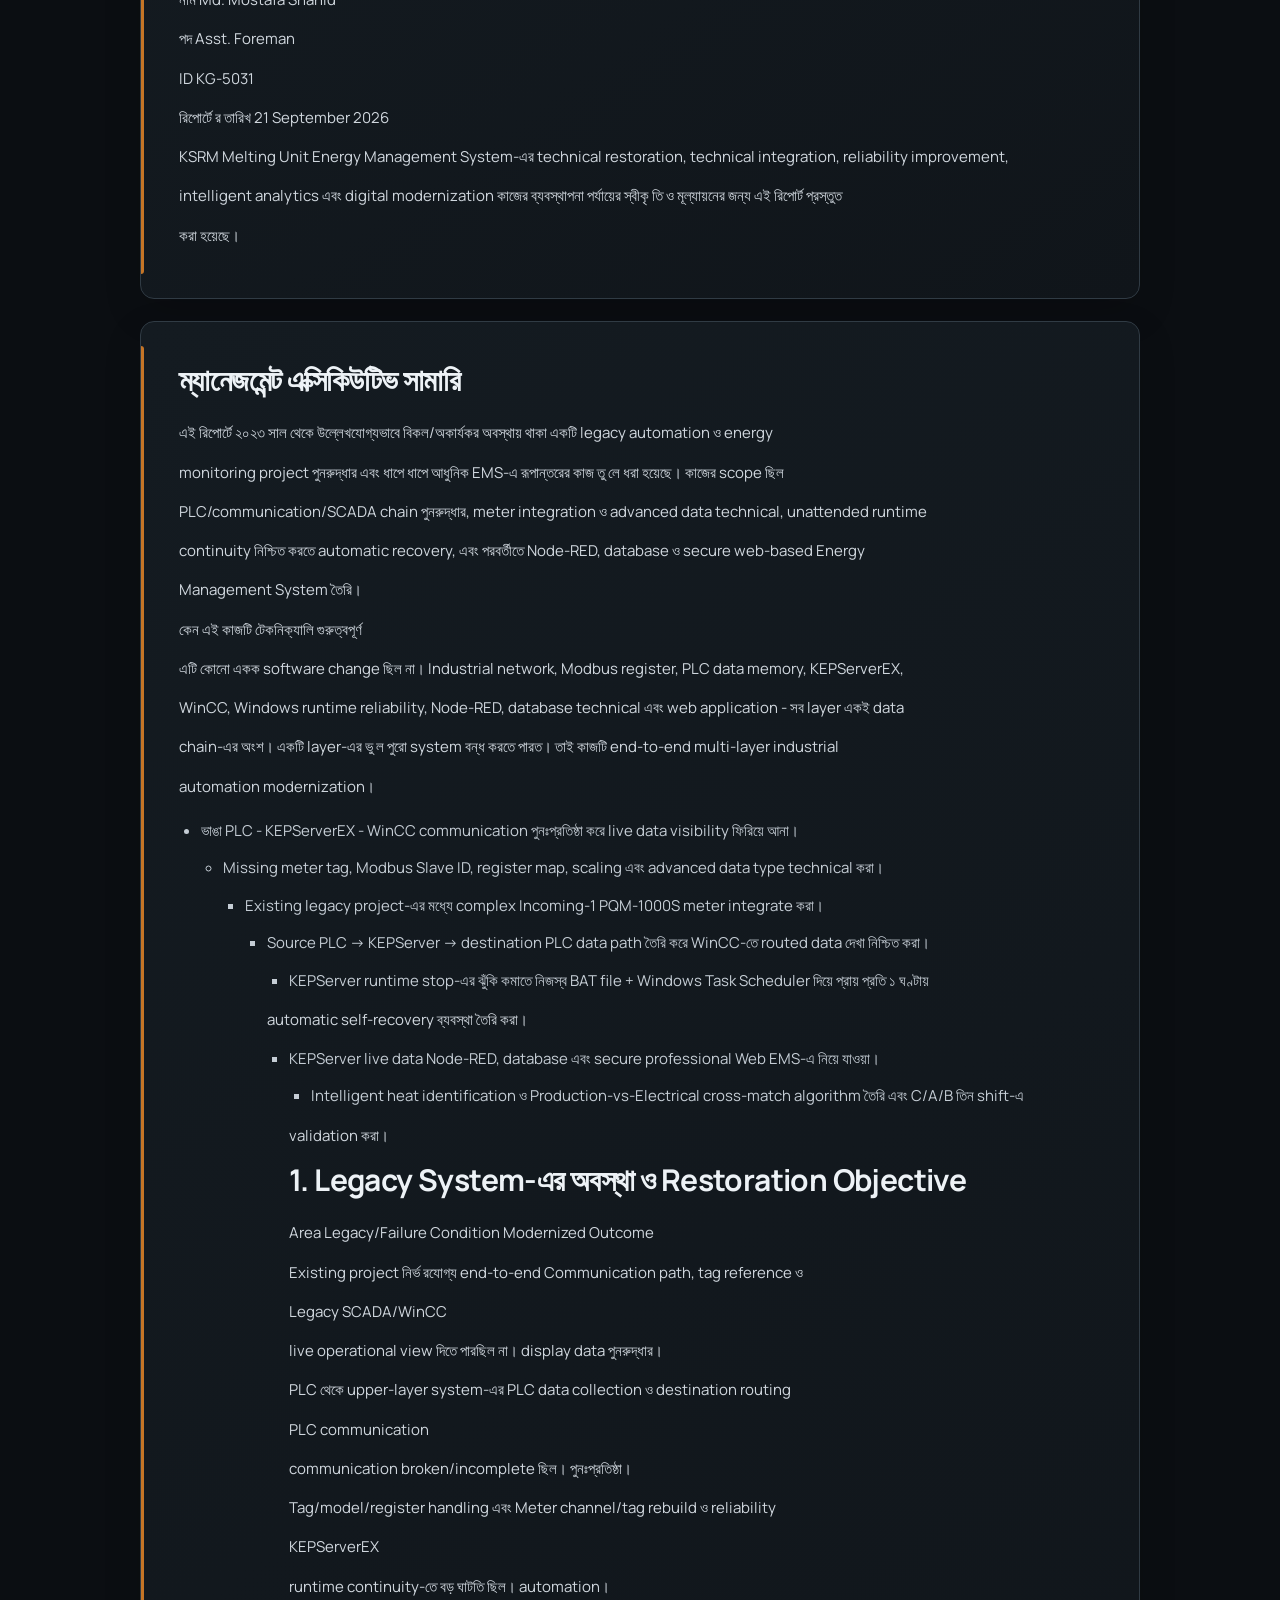
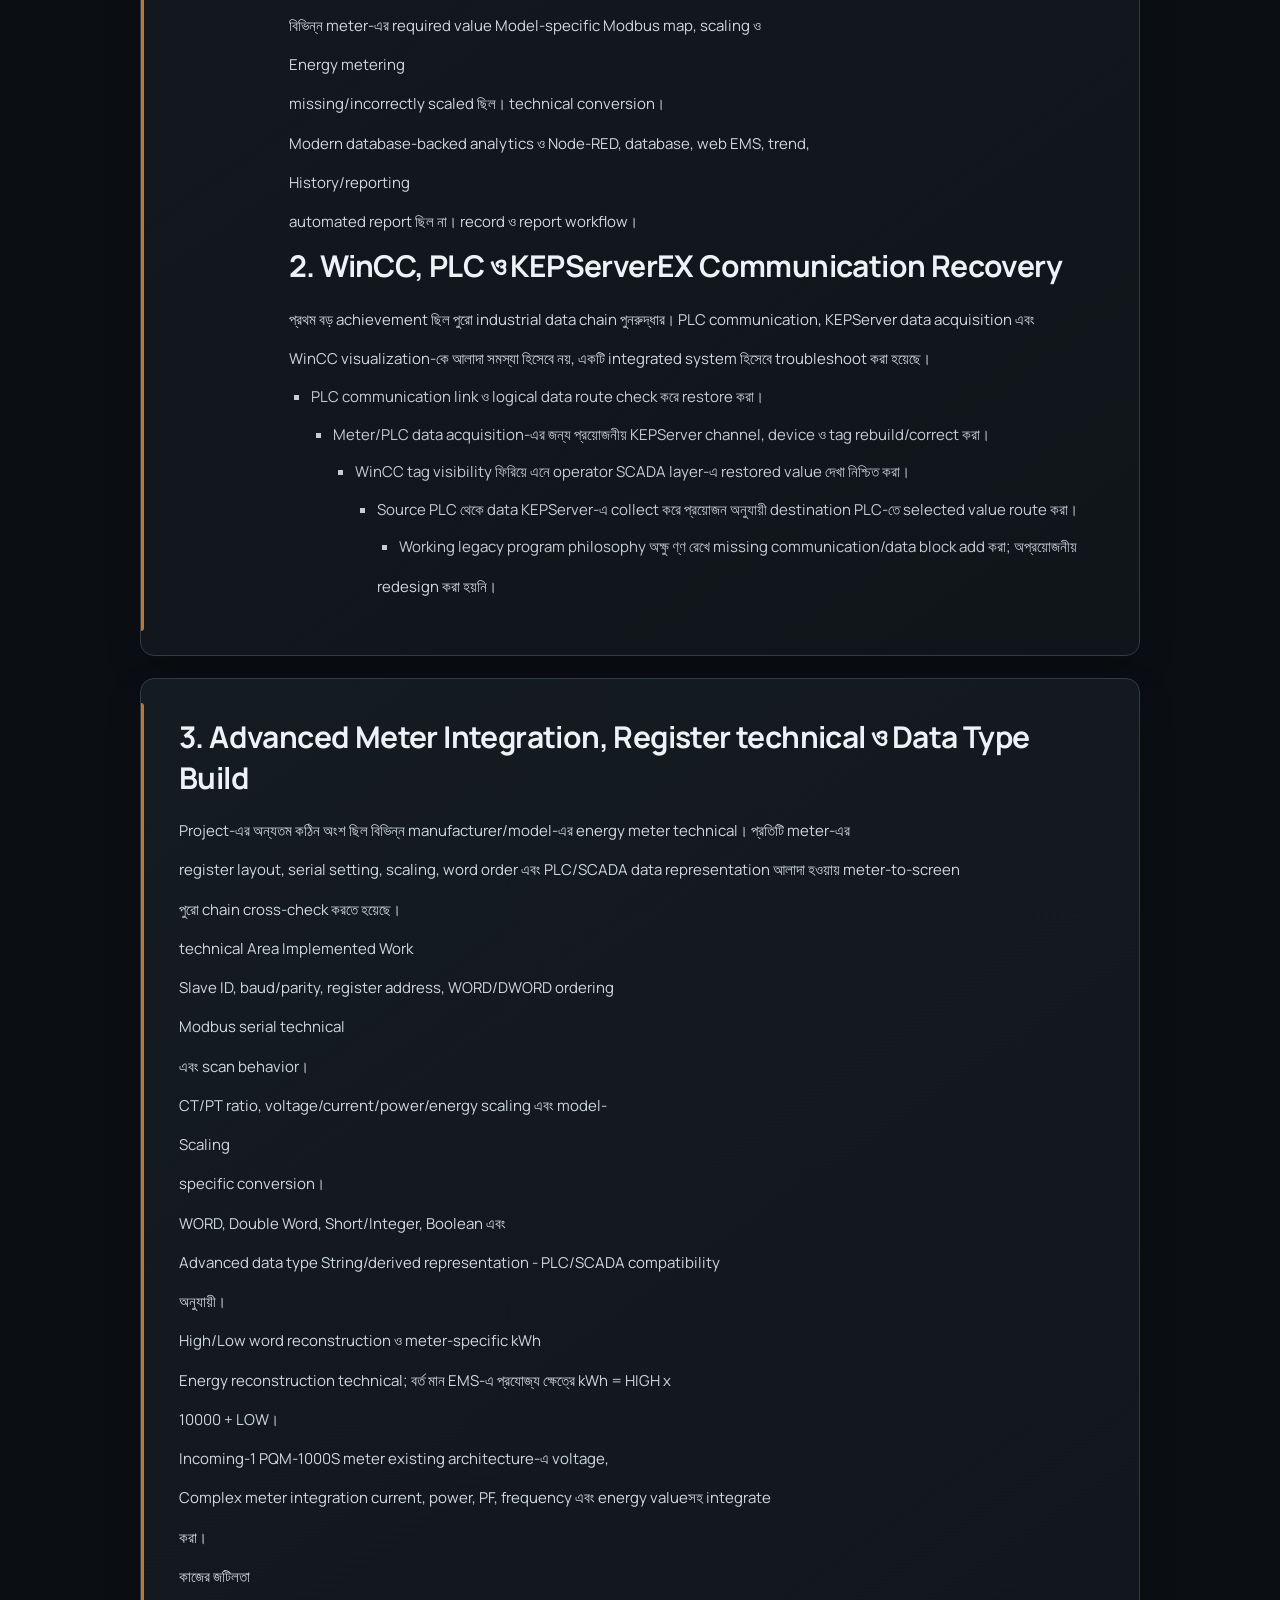
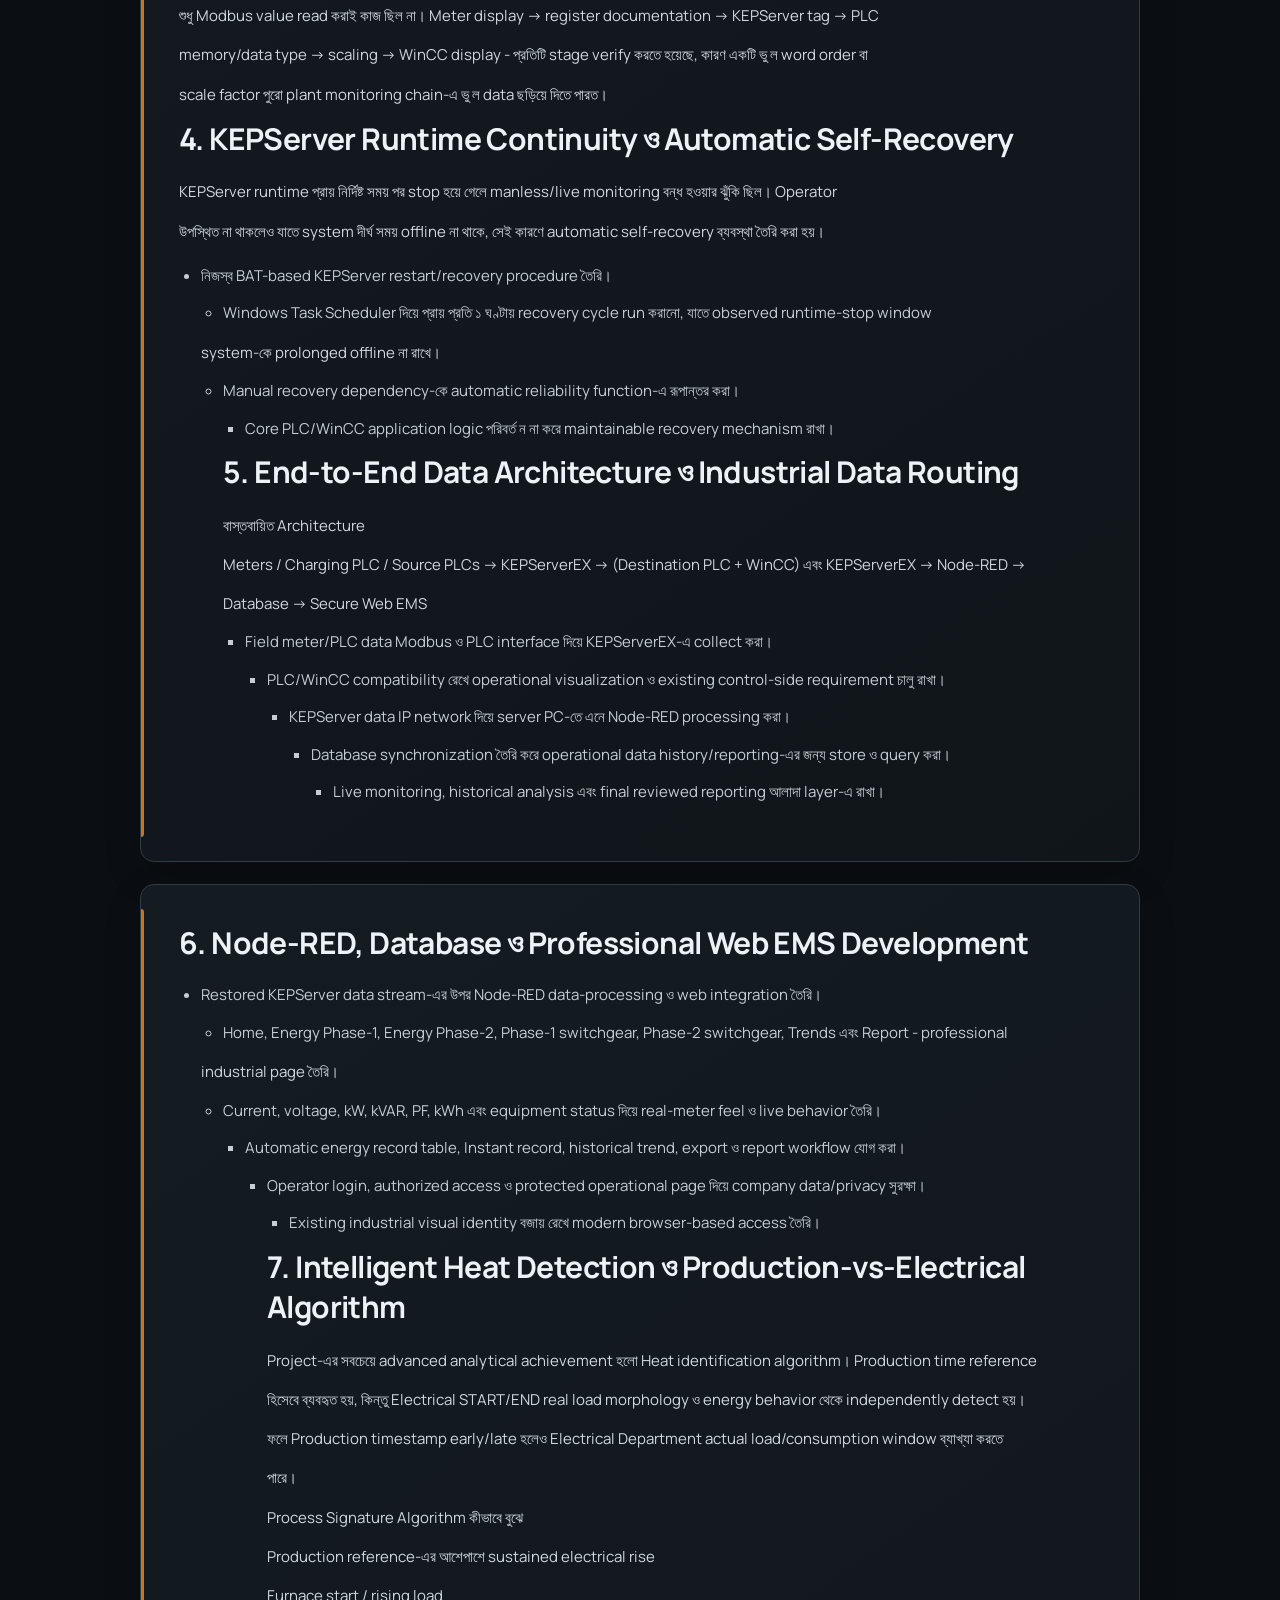
<file: reports.html>
<!doctype html><html lang="en"><head><meta charset="utf-8"><meta name="viewport" content="width=device-width,initial-scale=1"><meta name="description" content="KSRM EMS technical modernization report presented as a themed web page"><title>KSRM EMS Reports | MD. Mostafa Shahid</title><link rel="stylesheet" href="styles.css?v=20261014-returnnav2"><style>
.report-hero{padding:76px 10vw 38px;background:radial-gradient(ellipse at 80% 15%,#25331d 0,transparent 33%),linear-gradient(130deg,#0b0e12,#0d1318);border-bottom:1px solid var(--line)}.report-hero h1{font-size:clamp(34px,5vw,62px);letter-spacing:-2px;line-height:1.08;margin:20px 0}.report-hero p{max-width:820px;color:var(--muted)}.report-nav{display:flex;gap:10px;flex-wrap:wrap;margin-top:25px}.report-nav a{border:1px solid var(--line);border-radius:5px;padding:10px 14px;font-size:12px}.report-shell{padding:45px 10vw 80px}.report-section{scroll-margin-top:95px;margin-bottom:70px}.report-section>h2{font-size:clamp(28px,4vw,44px);letter-spacing:-1.5px;line-height:1.15}.report-intro{color:var(--muted);max-width:900px}.report-page{padding:26px;margin:18px 0;background:var(--panel);border:1px solid var(--line);border-radius:8px;overflow-wrap:anywhere}.page-number{display:block;font:10px 'DM Mono',monospace;letter-spacing:1.5px;color:var(--accent);margin-bottom:15px}.report-page h3{font-size:20px;line-height:1.3;margin:20px 0 8px;color:var(--text)}.report-page p{margin:7px 0;color:#c5cdd5;font-size:14px;line-height:1.8}.report-page ul{padding-left:22px;color:#c5cdd5}.report-page li{margin:7px 0;font-size:14px;line-height:1.7}.report-tools{display:flex;gap:10px;flex-wrap:wrap}.report-tools a{font-size:12px;color:var(--accent);text-decoration:underline}html{scroll-padding-top:95px}@media(max-width:600px){.report-hero,.report-shell{padding-left:6vw;padding-right:6vw}.report-page{padding:17px}.report-page p,.report-page li{font-size:13px}}

/* Focused, editorial report reading layout */
.report-hero{padding-top:58px;padding-bottom:44px;background:radial-gradient(ellipse at 88% 0%,rgba(242,140,40,.14),transparent 42%),linear-gradient(145deg,#0b0e12,#10171b)!important}
.report-hero h1{max-width:850px;font-size:clamp(36px,6vw,68px)!important;letter-spacing:-2.5px!important}
.report-hero p{font-size:16px;line-height:1.9;max-width:760px}
.report-nav a{border-color:#f28c2850!important;background:#f28c280c!important;transition:background .2s,border-color .2s}
.report-nav a:hover{background:#f28c2820!important;border-color:var(--accent)!important}
.report-section{max-width:1000px;margin:0 auto 76px!important}
.report-section>h2{font-size:clamp(30px,4.4vw,48px)!important;letter-spacing:-1.6px!important;margin:12px 0 16px!important}
.report-intro{font-size:15px;line-height:1.9;padding:15px 18px;border-left:3px solid var(--accent);background:linear-gradient(90deg,#f28c2812,transparent);border-radius:0 8px 8px 0}
.report-page{position:relative;margin:22px 0!important;padding:clamp(22px,4vw,38px)!important;background:linear-gradient(145deg,#141b21,#10151a)!important;border:1px solid #303b44!important;border-radius:14px!important;box-shadow:0 14px 38px #0002!important}
.report-page:before{content:"";position:absolute;left:0;top:24px;bottom:24px;width:3px;border-radius:0 3px 3px 0;background:var(--accent);opacity:.8}
.report-page h3{font-size:clamp(22px,3vw,30px)!important;letter-spacing:-.6px!important;line-height:1.35!important;margin:0 0 18px!important}
.report-page p{font-size:15px!important;line-height:1.95!important;color:#d0d7de!important;margin:10px 0!important;max-width:850px}
.report-page ul{line-height:1.9;padding-left:22px}
.report-page li{font-size:15px!important;line-height:1.9!important;margin:9px 0!important}
.report-tools{gap:18px;margin:18px 0 24px}
.report-tools a{font-size:13px;text-underline-offset:4px}
@media(max-width:600px){.report-hero,.report-shell{padding-left:6vw!important;padding-right:6vw!important}.report-hero{padding-top:38px!important}.report-page{padding:22px 18px!important;border-radius:12px!important}.report-page p,.report-page li{font-size:14px!important;line-height:1.9!important}.report-section{margin-bottom:52px!important}.report-page:before{top:20px;bottom:20px}}

/* Keep portfolio navigation consistent when returning from reports */
.report-home-identity{min-width:245px}
.report-home-identity .identity-copy small{white-space:nowrap}
@media(max-width:760px){
 .top{gap:10px;min-height:76px;padding:12px 5vw;display:flex;flex-wrap:wrap;align-items:center}
 .report-home-identity{flex:1 1 auto!important;width:auto;min-width:0;order:1;gap:10px}
 .report-home-identity .header-avatar{width:42px;height:42px;flex:0 0 42px}
 .report-home-identity .identity-copy strong{font-size:13px;white-space:nowrap}
 .report-home-identity .identity-copy small{font-size:10px;white-space:normal;max-width:230px}
 .mobile-nav-toggle{display:flex!important;order:2;margin-left:auto;flex:0 0 44px}
 .top nav#primary-navigation{display:none!important;order:3;width:100%;padding:10px 0 12px;flex-direction:column;align-items:stretch;gap:0;overflow:visible;border-top:1px solid var(--line)}
 .top.nav-open nav#primary-navigation{display:flex!important}
 .top nav#primary-navigation a{display:flex!important;min-height:42px;align-items:center;padding:8px 4px;border-bottom:1px solid rgba(255,255,255,.045)}
 .top.nav-open .mobile-nav-toggle span:first-child{transform:translateY(7px) rotate(45deg)}
 .top.nav-open .mobile-nav-toggle span:nth-child(2){opacity:0}
 .top.nav-open .mobile-nav-toggle span:last-child{transform:translateY(-7px) rotate(-45deg)}
}
</style></head><body><header class="top"><a class="brand" href="index.html#home">MS<span>.</span></a><nav><a href="index.html#about">About</a><a href="index.html#skills">Skills</a><a href="index.html#projects">Projects</a><a href="index.html#achievements">Achievements</a><a href="index.html#contact">Contact</a></nav><a class="navbtn" href="index.html#achievements">Back to Portfolio ↗</a></header><main><section class="report-hero"><div class="eyebrow"><span class="dot"></span> TECHNICAL DOCUMENTATION / WEB EDITION</div><h1>KSRM EMS <em>Achievement Reports</em></h1><p>The report content is presented directly as readable web pages using the same dark background, lime accents, typography and card styling as the portfolio. No PDF viewer is used on this page.</p><div class="report-nav"><a href="#english">English report ↓</a><a href="#bangla">বাংলা রিপোর্ট ↓</a><a href="#version-b">S7-200 PLC recovery ↓</a><a href="index.html#achievements">← Portfolio</a></div></section><div class="report-shell"><section class="report-section" id="english"><span class="eyebrow">ENGLISH REPORT · KSRM EMS</span><h2>Technical Modernization & <em>Achievement Report</em></h2><p class="report-intro">KSRM Steel Plant Ltd. (Melting Unit) · Prepared by Md. Mostafa Shahid · Asst. Foreman · ID KG-5031 · 21 September 2026</p><div class="report-tools"><a href="#bangla">Read Bangla version ↓</a><a href="#version-b">Read S7-200 PLC recovery ↓</a></div><article class="report-page"><p>KSRM STEEL PLANT LTD. (MELTING UNIT)</p><p>TECHNICAL MODERNIZATION &amp;</p><p>ACHIEVEMENT REPORT</p><p>Restoration and Future-Ready Modernization of Legacy PLC - KEPServerEX - WinCC - Node-</p><p>RED - Database - Web EMS</p><p>Name Md. Mostafa Shahid</p><p>Post Asst. Foreman</p><p>ID KG-5031</p><p>Report Date 21 September 2026</p><p>Submitted for management acknowledgement of the technical restoration, technical integration, reliability improvement,</p><p>intelligent analytics and digital modernization work carried out on the KSRM Melting Unit Energy Management System.</p></article><article class="report-page"><h3>Executive Management Summary</h3><p>This report documents the recovery and modernization of a legacy automation and energy monitoring project that had</p><p>remained substantially non-functional since 2023. The work rebuilt the PLC/communication/SCADA chain, expanded</p><p>meter integration and advanced data handling, introduced automated recovery for unattended runtime continuity, and</p><p>then extended the restored system into a modern Node-RED, database and secure web-based Energy Management System</p><p>(EMS).</p><p>Why this work is technically significant</p><p>The assignment required simultaneous troubleshooting across industrial networks, Modbus registers, PLC data</p><p>memory, KEPServerEX, WinCC, Windows runtime reliability, Node-RED, database technical and web application</p><p>design. A fault in any one layer could break the complete data chain. The achievement is therefore not a single</p><p>software modification; it is an end-to-end modernization of a multi-layer industrial automation system.</p><ul><li>Recovered broken PLC - KEPServerEX - WinCC communication and re-established live data visibility.</li><ul><li>Added and engineered missing meter tags, Modbus Slave IDs, register maps, scaling and advanced data types.</li><ul><li>Integrated complex Incoming-1 PQM-1000S metering into an existing legacy project without replacing the operating</li></ul><p>system architecture.</p><ul><li>Built PLC-to-KEPServer-to-destination-PLC data paths and restored WinCC visualization of routed values.</li><ul><li>Implemented an hourly self-recovery mechanism using a custom BAT file and Windows Task Scheduler to reduce</li></ul><p>unattended KEPServer runtime-stop risk.</p><ul><li>Extended live plant data from KEPServer to Node-RED, database storage and a secure web EMS with professional</li></ul><p>industrial UI/UX.</p><ul><li>Developed intelligent heat-identification and production-vs-electrical cross-match algorithms validated on C, A and B</li></ul><p>shifts.</p><h3>1. Legacy Condition and Restoration Objective</h3><p>Area Legacy/Failure Condition Modernized Outcome</p><p>Existing project was not providing a</p><p>Recovered communication paths, tag</p><p>Legacy SCADA/WinCC dependable end-to-end live operational</p><p>references and display data.</p><p>view.</p><p>Communication between PLCs and upper- Re-established PLC data collection and</p><p>PLC communication</p><p>layer systems was broken/incomplete. destination routing.</p><p>Tags, model/register handling and runtime Rebuilt meter channels/tags and reliability</p><p>KEPServerEX</p><p>continuity required major technical. automation.</p><p>Several meter models and required values Created model-specific Modbus maps,</p><p>Energy metering</p><p>were missing or incorrectly scaled. scaling and technical conversions.</p><p>Legacy architecture did not provide</p><p>Added Node-RED, database, web EMS,</p><p>Historical/reporting modern database-backed analytics and</p><p>trend, record and report workflows.</p><p>automated reporting.</p><h3>2. WinCC, PLC and KEPServerEX Communication Recovery</h3><p>The first major achievement was restoration of the industrial data chain. PLC communication, KEPServer data acquisition</p><p>and WinCC visualization were treated as one integrated system rather than isolated faults.</p><ul><li>Checked and restored PLC communication links and logical data routes.</li><ul><li>Rebuilt or corrected KEPServer channels/devices/tags required for meter and PLC data acquisition.</li><ul><li>Recovered WinCC tag visibility so restored values could be viewed from the operator SCADA layer.</li><ul><li>Established data collection from source PLCs into KEPServer and routed selected values onward to the destination</li></ul><p>PLC where required.</p><ul><li>Preserved the working legacy program philosophy while adding missing communication and data blocks instead of</li></ul><p>unnecessary redesign.</p></article><article class="report-page"><h3>3. Advanced Meter Integration, Register technical and Data Types</h3><p>A significant part of the project involved reverse-technical and technical heterogeneous energy meters. The system</p><p>had to handle different manufacturers, register layouts, serial settings, scaling methods and data representations.</p><p>technical Area Implemented Work</p><p>Slave ID, baud/parity, register address, WORD/DWORD ordering</p><p>Modbus serial technical</p><p>and scan behavior.</p><p>CT/PT ratios, voltage/current/power/energy scaling and model-</p><p>Scaling</p><p>specific conversion.</p><p>WORD, Double Word, Short/Integer, Boolean and String/derived</p><p>Advanced data types</p><p>representations for PLC/SCADA compatibility.</p><p>High/Low word reconstruction and meter-specific kWh</p><p>Energy reconstruction technical; current EMS uses kWh = HIGH x 10000 + LOW</p><p>where applicable.</p><p>Incoming-1 PQM-1000S was integrated into the existing</p><p>Complex meter integration architecture with required voltage, current, power, PF, frequency</p><p>and energy values.</p><p>technical difficulty</p><p>The difficulty was not only reading a Modbus value. Each value had to be verified through the meter, register</p><p>documentation, KEPServer representation, PLC memory/data type, scaling and WinCC display so that one incorrect</p><p>word order or factor did not propagate through the entire plant monitoring system.</p><h3>4. KEPServer Runtime Continuity and Self-Recovery</h3><p>A recurring KEPServer runtime-stop condition threatened unattended live monitoring. To prevent the EMS from</p><p>remaining offline when no operator was present, an operational self-recovery mechanism was implemented.</p><ul><li>Created a custom BAT-based restart/recovery procedure for the KEPServer runtime/service.</li><ul><li>Used Windows Task Scheduler to execute the recovery cycle approximately every hour, before the observed runtime-</li></ul><p>stop window could leave the system offline for a prolonged period.</p><ul><li>Converted a manual recovery dependency into an automatic reliability function suitable for a manless monitoring</li></ul><p>PC.</p><ul><li>Kept the solution maintainable and recoverable without changing the core PLC/WinCC application logic.</li></ul><h3>5. End-to-End Data Architecture and Industrial Data Routing</h3><p>After field/PLC communication was restored, the project was extended into a complete data architecture:</p><p>Implemented architecture</p><p>Meters / Charging PLC / Source PLCs -&gt; KEPServerEX -&gt; (Destination PLC + WinCC) and KEPServerEX -&gt; Node-RED -&gt;</p><p>Database -&gt; Secure Web EMS</p><ul><li>Collected field/meter data through Modbus/PLC interfaces into KEPServerEX.</li><ul><li>Provided PLC/WinCC compatibility for operational visualization and existing control-side requirements.</li><ul><li>Transferred KEPServer data over IP to the server PC for Node-RED processing.</li><ul><li>Built database synchronization so operational data could be stored, queried and used for history/reports.</li><ul><li>Separated live monitoring, historical analysis and final reviewed reporting so a failure in one layer would not require</li></ul><p>redesigning the complete system.</p><h3>6. Node-RED, Database and Professional Web EMS</h3><ul><li>Built Node-RED data-processing and web integration around the restored KEPServer data stream.</li></ul></article><article class="report-page"><ul><li>Created professional live pages for Home, Energy Phase-1, Energy Phase-2, Phase-1 switchgear, Phase-2 switchgear,</li></ul><p>Trends and Report.</p><ul><li>Implemented real-meter visual behavior using live current, voltage, kW, kVAR, PF, kWh and equipment status.</li><ul><li>Added automatic energy record tables, instant records, historical trends and export/report workflows.</li><ul><li>Added authenticated access, operator login and protected operational pages to preserve company data/privacy.</li><ul><li>Maintained existing industrial visual identity while modernizing usability and browser-based access.</li></ul><h3>7. Intelligent Heat Detection and Production-vs-Electrical Algorithm</h3><p>The most advanced analytical part of the project is the heat-identification algorithm. Production-entered time is used as a</p><p>reference, but the electrical start/end is derived independently from real load and energy behavior. This allows the</p><p>electrical department to explain the actual energy window even when production timestamps are early/late.</p><p>Process Signature How the Algorithm Interprets It</p><p>Detects sustained electrical rise around the production reference</p><p>Furnace start / rising load</p><p>and rejects brief/noisy starts.</p><p>Prevents the tail of a previous heat or preheat burst from being</p><p>Previous-cycle / preheat rejection</p><p>incorrectly assigned as the new heat start.</p><p>Allows expected kW fluctuations without splitting one heat into</p><p>Normal furnace fluctuation</p><p>multiple heats.</p><p>Short load dips associated with sampling or process checks</p><p>Sampling / short operational dip</p><p>remain inside the same heat when load recovers.</p><p>A short/intermediate low-load period is treated as process</p><p>Slag discharge / intermediate low</p><p>behavior when followed by strong furnace activity.</p><p>Internal low-load hold is measured separately instead of</p><p>Hold / low-load period</p><p>automatically becoming END.</p><p>The algorithm looks for the final terminal drop after the last</p><p>Tapping / terminal behavior sustained active segment and does not stop at an earlier</p><p>temporary dip.</p><p>If load returns after a short dip, the heat is continued; a later long</p><p>Re-ignition / restart</p><p>reset can become the real END/next START boundary.</p><p>For each furnace group, A and B feeder energy are considered</p><p>Paired feeder energy together so consumption is not assigned from only one parallel</p><p>path.</p><p>If all relevant feeders of a phase fall near zero together for a</p><p>Power failure mask sustained interval, the event is treated as phase power failure,</p><p>not false heat END/START or internal hold.</p><p>Data-gap protection Missing telemetry is not automatically interpreted as zero load.</p><p>Once cross-checked and reviewed, final heat data is permanently</p><p>Physical review lock</p><p>protected from automatic recalculation until explicitly edited.</p><h3>8. Automated Energy Records, Reports and Net Auxiliary Accounting</h3><ul><li>Automatic meter snapshots at shift/record boundaries and instant record capability.</li><ul><li>Production vs Electrical cross-match report with heat-wise production time, detected electrical time, run duration,</li></ul><p>hold, paired feeder kWh and total consumption.</p><ul><li>Automatic report export and database-backed historical retrieval.</li><ul><li>Net AUX accounting prevents double counting: AUX-2 final = AUX-2 gross - Oxygen Plant-A - Oxygen Plant-B -</li></ul><p>Compressor; AUX-1 final = AUX-1 gross - CCM - APC-1 when deduction values are available.</p><ul><li>Reviewed/final data is separated from algorithm recalculation so management reports remain traceable.</li></ul></article><article class="report-page"><h3>9. Three-Shift Algorithm Validation - Internal Performance Qualification</h3><p>The algorithm was not accepted only on one shift. It was calibrated and then checked against physically reviewed heat</p><p>boundaries across C, A and B shifts. The table below summarizes the internal validation outcome.</p><p>Validation Set Heat Pass Shift kWh Deviation Mixed Diagnostic Status</p><p>C Shift 8/8 +0.0067% -0.257% PASS</p><p>A Shift 8/8 -0.012% -0.126% PASS</p><p>B Shift 8/8 -0.027% -0.025% PASS</p><p>All heat energy errors</p><p>Shift diagnostic results</p><p>Overall 24 / 24 within ±5% acceptance PASS</p><p>within ±1% target</p><p>gate</p><p>Qualification statement</p><p>This is an internal algorithm performance qualification based on reviewed plant data; it is not an accredited laboratory</p><p>meter-calibration certificate. The purpose is to demonstrate repeatable agreement between automatic detection and</p><p>physically cross-checked operational data.</p><h3>10. Operational and Management Value</h3><ul><li>Recovered value from an existing investment instead of abandoning the legacy project.</li><ul><li>Created a single digital data chain from field meter/PLC to SCADA, server, database and web reporting.</li><ul><li>Reduced dependency on manual transcription and manual calculation of shift energy.</li><ul><li>Improved traceability between Production time and actual Electrical load/consumption.</li><ul><li>Enabled remote/live monitoring, historical analysis and structured data export.</li><ul><li>Introduced automated recovery and protected reporting suitable for long-term unattended operation.</li><ul><li>Created a scalable base for future analytics, alarm/event reporting, efficiency KPIs, maintenance insight and further</li></ul><p>automation.</p><p>Achievement perspective</p><p>The modernization required sustained work across multiple difficult technical disciplines from 2023 legacy recovery</p><p>to a future-ready EMS. The result is not only a repaired SCADA project; it is a restored and expanded industrial</p><p>information platform that can support operations, energy accountability and future automation development.</p></article><article class="report-page"><h3>Visual Evidence of the Implemented System</h3><p>The following screenshots are live-system evidence from the KSRM EMS interface and demonstrate the completed</p><p>technical scope: live metering, energy pages, switchgear views, trends, reporting and controlled access.</p><p>Figure 1 - Main EMS dashboard: plant demand, phase loads, import, reactive load and system architecture overview.</p><p>Figure 2 - Energy Phase-1: meter cards, live values, accumulated kWh and automatic energy record table.</p></article><article class="report-page"><p>Figure 3 - Energy Phase-2: meter cards, furnace feeder energy, AUX/APC and automatic record table.</p><p>Figure 4 - Phase-1 33 kV switchgear single-line view with live current, voltage, power, kWh and status.</p></article><article class="report-page"><p>Figure 5 - Phase-2 33 kV switchgear single-line view with live feeder status, load and energy values.</p><p>Figure 6 - Multi-signal Trends interface with feeder selection, cursor values and historical/live graph viewing.</p></article><article class="report-page"><p>Figure 7 - Production vs Electrical cross-match report showing heat-wise time, feeder kWh and total consumption.</p><p>Figure 8 - Authorized-user login protecting operational pages and company data.</p></article><article class="report-page"><h3>Management Acknowledgement / Review</h3><p>This report is submitted to document the technical scope, complexity and measurable outcome of the modernization</p><p>work carried out for the KSRM Steel Plant Ltd. (Melting Unit) Energy Management System.</p><p>Prepared by Md. Mostafa Shahid</p><p>Post Asst. Foreman</p><p>ID KG-5031</p><p>Department / Unit KSRM Steel Plant Ltd. (Melting Unit)</p><p>Management Review Name / Signature / Date: ______________________________</p><p>Internal technical achievement and system modernization record.</p></article></section><section class="report-section" id="bangla" lang="bn"><span class="eyebrow">বাংলা রিপোর্ট · KSRM EMS</span><h2>টেকনিক্যাল মডার্নাইজেশন ও <em>অ্যাচিভমেন্ট রিপোর্ট</em></h2><p class="report-intro">KSRM Steel Plant Ltd. (Melting Unit) · প্রস্তুতকারী: Md. Mostafa Shahid · Asst. Foreman · ID KG-5031 · ২১ সেপ্টেম্বর ২০২৬</p><article class="report-page"><p>KSRM STEEL PLANT LTD. (MELTING UNIT)</p><h3>টেকনিক্যাল মডার্নাইজেশন ও অ্যাচিভমেন্ট রিপোর্ট</h3><p>Legacy PLC - KEPServerEX - WinCC - Node-RED - Database - Web EMS পুনরুদ্ধার ও Future-Ready</p><p>Modernization</p><p>নাম Md. Mostafa Shahid</p><p>পদ Asst. Foreman</p><p>ID KG-5031</p><p>রিপোর্টে র তারিখ 21 September 2026</p><p>KSRM Melting Unit Energy Management System-এর technical restoration, technical integration, reliability improvement,</p><p>intelligent analytics এবং digital modernization কাজের ব্যবস্থাপনা পর্যায়ের স্বীকৃ তি ও মূল্যায়নের জন্য এই রিপোর্ট প্রস্তুত</p><p>করা হয়েছে।</p></article><article class="report-page"><h3>ম্যানেজমেন্ট এক্সিকিউটিভ সামারি</h3><p>এই রিপোর্টে ২০২৩ সাল থেকে উল্লেখযোগ্যভাবে বিকল/অকার্যকর অবস্থায় থাকা একটি legacy automation ও energy</p><p>monitoring project পুনরুদ্ধার এবং ধাপে ধাপে আধুনিক EMS-এ রূপান্তরের কাজ তু লে ধরা হয়েছে। কাজের scope ছিল</p><p>PLC/communication/SCADA chain পুনরুদ্ধার, meter integration ও advanced data technical, unattended runtime</p><p>continuity নিশ্চিত করতে automatic recovery, এবং পরবর্তীতে Node-RED, database ও secure web-based Energy</p><p>Management System তৈরি।</p><p>কেন এই কাজটি টেকনিক্যালি গুরুত্বপূর্ণ</p><p>এটি কোনো একক software change ছিল না। Industrial network, Modbus register, PLC data memory, KEPServerEX,</p><p>WinCC, Windows runtime reliability, Node-RED, database technical এবং web application - সব layer একই data</p><p>chain-এর অংশ। একটি layer-এর ভু ল পুরো system বন্ধ করতে পারত। তাই কাজটি end-to-end multi-layer industrial</p><p>automation modernization।</p><ul><li>ভাঙা PLC - KEPServerEX - WinCC communication পুনঃপ্রতিষ্ঠা করে live data visibility ফিরিয়ে আনা।</li><ul><li>Missing meter tag, Modbus Slave ID, register map, scaling এবং advanced data type technical করা।</li><ul><li>Existing legacy project-এর মধ্যে complex Incoming-1 PQM-1000S meter integrate করা।</li><ul><li>Source PLC -&gt; KEPServer -&gt; destination PLC data path তৈরি করে WinCC-তে routed data দেখা নিশ্চিত করা।</li><ul><li>KEPServer runtime stop-এর ঝুঁকি কমাতে নিজস্ব BAT file + Windows Task Scheduler দিয়ে প্রায় প্রতি ১ ঘণ্টায়</li></ul><p>automatic self-recovery ব্যবস্থা তৈরি করা।</p><ul><li>KEPServer live data Node-RED, database এবং secure professional Web EMS-এ নিয়ে যাওয়া।</li><ul><li>Intelligent heat identification ও Production-vs-Electrical cross-match algorithm তৈরি এবং C/A/B তিন shift-এ</li></ul><p>validation করা।</p><h3>1. Legacy System-এর অবস্থা ও Restoration Objective</h3><p>Area Legacy/Failure Condition Modernized Outcome</p><p>Existing project নির্ভ রযোগ্য end-to-end Communication path, tag reference ও</p><p>Legacy SCADA/WinCC</p><p>live operational view দিতে পারছিল না। display data পুনরুদ্ধার।</p><p>PLC থেকে upper-layer system-এর PLC data collection ও destination routing</p><p>PLC communication</p><p>communication broken/incomplete ছিল। পুনঃপ্রতিষ্ঠা।</p><p>Tag/model/register handling এবং Meter channel/tag rebuild ও reliability</p><p>KEPServerEX</p><p>runtime continuity-তে বড় ঘাটতি ছিল। automation।</p><p>বিভিন্ন meter-এর required value Model-specific Modbus map, scaling ও</p><p>Energy metering</p><p>missing/incorrectly scaled ছিল। technical conversion।</p><p>Modern database-backed analytics ও Node-RED, database, web EMS, trend,</p><p>History/reporting</p><p>automated report ছিল না। record ও report workflow।</p><h3>2. WinCC, PLC ও KEPServerEX Communication Recovery</h3><p>প্রথম বড় achievement ছিল পুরো industrial data chain পুনরুদ্ধার। PLC communication, KEPServer data acquisition এবং</p><p>WinCC visualization-কে আলাদা সমস্যা হিসেবে নয়, একটি integrated system হিসেবে troubleshoot করা হয়েছে।</p><ul><li>PLC communication link ও logical data route check করে restore করা।</li><ul><li>Meter/PLC data acquisition-এর জন্য প্রয়োজনীয় KEPServer channel, device ও tag rebuild/correct করা।</li><ul><li>WinCC tag visibility ফিরিয়ে এনে operator SCADA layer-এ restored value দেখা নিশ্চিত করা।</li><ul><li>Source PLC থেকে data KEPServer-এ collect করে প্রয়োজন অনুযায়ী destination PLC-তে selected value route করা।</li><ul><li>Working legacy program philosophy অক্ষু ণ্ণ রেখে missing communication/data block add করা; অপ্রয়োজনীয়</li></ul><p>redesign করা হয়নি।</p></article><article class="report-page"><h3>3. Advanced Meter Integration, Register technical ও Data Type Build</h3><p>Project-এর অন্যতম কঠিন অংশ ছিল বিভিন্ন manufacturer/model-এর energy meter technical। প্রতিটি meter-এর</p><p>register layout, serial setting, scaling, word order এবং PLC/SCADA data representation আলাদা হওয়ায় meter-to-screen</p><p>পুরো chain cross-check করতে হয়েছে।</p><p>technical Area Implemented Work</p><p>Slave ID, baud/parity, register address, WORD/DWORD ordering</p><p>Modbus serial technical</p><p>এবং scan behavior।</p><p>CT/PT ratio, voltage/current/power/energy scaling এবং model-</p><p>Scaling</p><p>specific conversion।</p><p>WORD, Double Word, Short/Integer, Boolean এবং</p><p>Advanced data type String/derived representation - PLC/SCADA compatibility</p><p>অনুযায়ী।</p><p>High/Low word reconstruction ও meter-specific kWh</p><p>Energy reconstruction technical; বর্ত মান EMS-এ প্রযোজ্য ক্ষেত্রে kWh = HIGH x</p><p>10000 + LOW।</p><p>Incoming-1 PQM-1000S meter existing architecture-এ voltage,</p><p>Complex meter integration current, power, PF, frequency এবং energy valueসহ integrate</p><p>করা।</p><p>কাজের জটিলতা</p><p>শুধু Modbus value read করাই কাজ ছিল না। Meter display -&gt; register documentation -&gt; KEPServer tag -&gt; PLC</p><p>memory/data type -&gt; scaling -&gt; WinCC display - প্রতিটি stage verify করতে হয়েছে, কারণ একটি ভু ল word order বা</p><p>scale factor পুরো plant monitoring chain-এ ভু ল data ছড়িয়ে দিতে পারত।</p><h3>4. KEPServer Runtime Continuity ও Automatic Self-Recovery</h3><p>KEPServer runtime প্রায় নির্দিষ্ট সময় পর stop হয়ে গেলে manless/live monitoring বন্ধ হওয়ার ঝুঁকি ছিল। Operator</p><p>উপস্থিত না থাকলেও যাতে system দীর্ঘ সময় offline না থাকে, সেই কারণে automatic self-recovery ব্যবস্থা তৈরি করা হয়।</p><ul><li>নিজস্ব BAT-based KEPServer restart/recovery procedure তৈরি।</li><ul><li>Windows Task Scheduler দিয়ে প্রায় প্রতি ১ ঘণ্টায় recovery cycle run করানো, যাতে observed runtime-stop window</li></ul><p>system-কে prolonged offline না রাখে।</p><ul><li>Manual recovery dependency-কে automatic reliability function-এ রূপান্তর করা।</li><ul><li>Core PLC/WinCC application logic পরিবর্ত ন না করে maintainable recovery mechanism রাখা।</li></ul><h3>5. End-to-End Data Architecture ও Industrial Data Routing</h3><p>বাস্তবায়িত Architecture</p><p>Meters / Charging PLC / Source PLCs -&gt; KEPServerEX -&gt; (Destination PLC + WinCC) এবং KEPServerEX -&gt; Node-RED -&gt;</p><p>Database -&gt; Secure Web EMS</p><ul><li>Field meter/PLC data Modbus ও PLC interface দিয়ে KEPServerEX-এ collect করা।</li><ul><li>PLC/WinCC compatibility রেখে operational visualization ও existing control-side requirement চালু রাখা।</li><ul><li>KEPServer data IP network দিয়ে server PC-তে এনে Node-RED processing করা।</li><ul><li>Database synchronization তৈরি করে operational data history/reporting-এর জন্য store ও query করা।</li><ul><li>Live monitoring, historical analysis এবং final reviewed reporting আলাদা layer-এ রাখা।</li></ul></article><article class="report-page"><h3>6. Node-RED, Database ও Professional Web EMS Development</h3><ul><li>Restored KEPServer data stream-এর উপর Node-RED data-processing ও web integration তৈরি।</li><ul><li>Home, Energy Phase-1, Energy Phase-2, Phase-1 switchgear, Phase-2 switchgear, Trends এবং Report - professional</li></ul><p>industrial page তৈরি।</p><ul><li>Current, voltage, kW, kVAR, PF, kWh এবং equipment status দিয়ে real-meter feel ও live behavior তৈরি।</li><ul><li>Automatic energy record table, Instant record, historical trend, export ও report workflow যোগ করা।</li><ul><li>Operator login, authorized access ও protected operational page দিয়ে company data/privacy সুরক্ষা।</li><ul><li>Existing industrial visual identity বজায় রেখে modern browser-based access তৈরি।</li></ul><h3>7. Intelligent Heat Detection ও Production-vs-Electrical Algorithm</h3><p>Project-এর সবচেয়ে advanced analytical achievement হলো Heat identification algorithm। Production time reference</p><p>হিসেবে ব্যবহৃত হয়, কিন্তু Electrical START/END real load morphology ও energy behavior থেকে independently detect হয়।</p><p>ফলে Production timestamp early/late হলেও Electrical Department actual load/consumption window ব্যাখ্যা করতে</p><p>পারে।</p><p>Process Signature Algorithm কীভাবে বুঝে</p><p>Production reference-এর আশেপাশে sustained electrical rise</p><p>Furnace start / rising load</p><p>detect করে; brief/noisy start বাদ দেয়।</p><p>Previous-cycle / preheat rejection</p><p>আগের Heat tail বা preheat burst-কে নতু ন Heat START</p><p>হিসেবে ভু ল ধরা বন্ধ করে।</p><p>Normal furnace fluctuation Expected kW fluctuation-কে এক Heat-এর ভিতরেই রাখে।</p><p>Sampling/process check-এর short dip পরে load recover করলে</p><p>Sampling / short operational dip</p><p>Heat continue ধরা হয়।</p><p>Slag discharge বা intermediate low-load-এর পর strong furnace</p><p>Slag discharge / intermediate low</p><p>activity ফিরলে এটাকে END ধরা হয় না।</p><p>Internal low-load hold আলাদা duration হিসেবে measure হয়;</p><p>Hold / low-load period</p><p>automatically END হয় না।</p><p>Final sustained active segment-এর পর terminal drop খোঁজে;</p><p>Tapping / terminal behavior</p><p>earlier temporary dip-এ Heat শেষ করে না।</p><p>Short dip-এর পর load ফিরলে Heat continue; পরে long reset</p><p>Re-ignition / restart</p><p>হলে real END/next START boundary হতে পারে।</p><p>প্রতিটি furnace group-এর A ও B feeder energy একসাথে</p><p>Paired feeder energy বিবেচনা করে; এক feeder ধরে consumption assign করা হয়</p><p>না।</p><p>এক Phase-এর relevant feederগুলো sustained near-zero হলে</p><p>Power failure mask false Heat END/START বা internal hold না ধরে phase power</p><p>failure হিসেবে mask করে।</p><p>Data-gap protection Telemetry missing হলে zero load ধরে না।</p><p>Physical cross-check-এর পর reviewed final data automatic</p><p>Physical review lock recalculation থেকে permanently protected থাকে; explicit EDIT</p><p>ছাড়া বদলায় না।</p><h3>8. Automated Energy Record, Report ও Net Auxiliary Accounting</h3><ul><li>Shift/record boundary-তে automatic meter snapshot এবং Instant record।</li></ul></article><article class="report-page"><ul><li>Production vs Electrical cross-match report: heat-wise production time, detected electrical time , run duration , hold ,</li></ul><p>paired feeder kWh এবং total consumption।</p><ul><li>Database-backed history retrieval ও automatic report export।</li><ul><li>Double counting ঠেকাতে Net AUX accounting: AUX-2 final = AUX-2 gross - Oxygen Plant-A - Oxygen Plant-B -</li></ul><p>Compressor; deduction value থাকলে AUX-1 final = AUX-1 gross - CCM - APC-1।</p><ul><li>Reviewed/final data algorithm recalculation থেকে আলাদা রাখা হয়, যাতে management report traceable থাকে।</li></ul><h3>9. তিন Shift Algorithm Validation - Internal Performance Qualification</h3><p>Algorithm শুধু একটি shift দেখে accept করা হয়নি। C Shift-এ calibration-এর পর A ও B Shift-এর physically reviewed</p><p>Heat boundary-এর সাথে check করা হয়েছে। নিচের summary internal qualification result দেখায়।</p><p>Validation Set Heat Pass Shift kWh Deviation Mixed Diagnostic Status</p><p>C Shift 8/8 +0.0067% -0.257% PASS</p><p>A Shift 8/8 -0.012% -0.126% PASS</p><p>B Shift 8/8 -0.027% -0.025% PASS</p><p>সব Heat energy error Shift diagnostic result</p><p>Overall 24 / 24 ±5% acceptance gate- PASS</p><p>±1% target-এর মধ্যে</p><p>এর মধ্যে</p><p>Qualification Note</p><p>এটি reviewed plant data-এর উপর internal algorithm performance qualification; accredited laboratory meter-</p><p>calibration certificate নয়। উদ্দেশ্য হলো automatic detection এবং physically cross-checked operational data-এর</p><p>repeatable agreement প্রমাণ করা।</p><h3>10. Plant/Management Value ও Achievement Perspective</h3><ul><li>Existing investment বাদ না দিয়ে legacy project-এর value recover করা।</li><ul><li>Field meter/PLC থেকে SCADA, server, database ও web report পর্যন্ত একটি single digital data chain তৈরি।</li><ul><li>Manual transcription ও shift energy manual calculation-এর dependency কমানো।</li><ul><li>Production time ও actual Electrical load/consumption-এর traceable cross-match তৈরি।</li><ul><li>Remote/live monitoring, historical analysis ও structured data export সক্ষম করা।</li><ul><li>Automatic recovery ও reviewed-report protection দিয়ে long-term unattended operation-এর ভিত্তি তৈরি।</li><ul><li>Future alarm/event reporting, efficiency KPI, maintenance insight এবং আরও automation-এর জন্য scalable</li></ul><p>platform তৈরি।</p><p>Achievement Perspective</p><p>২০২৩ সালের legacy/broken অবস্থার project থেকে একটি future-ready EMS তৈরি করতে দীর্ঘ সময় ধরে একাধিক</p><p>difficult technical discipline-এ কাজ করতে হয়েছে। Final outcome শুধু SCADA repair নয়; এটি operations, energy</p><p>accountability এবং future automation development-এর জন্য একটি restored এবং expanded industrial information</p><p>platform।</p></article><article class="report-page"><p>বাস্তবায়িত সিস্টেমের ভিজ্যুয়াল এভিডেন্স</p><p>নিচের স্ক্রিনশটগুলো KSRM EMS-এর বাস্তব live-system evidence। এগুলো live metering, energy pages, switchgear views,</p><p>trends, reporting এবং controlled access-এর বাস্তবায়িত scope প্রদর্শন করে।</p><p>চিত্র ১ - Main EMS dashboard: plant demand, phase load, import, reactive load এবং system architecture overview।</p><p>চিত্র ২ - Energy Phase-1: live meter card, accumulated kWh এবং automatic energy record table।</p></article><article class="report-page"><p>চিত্র ৩ - Energy Phase-2: furnace feeder energy, AUX/APC এবং automatic record table।</p><p>চিত্র ৪ - Phase-1 33 kV switchgear single-line view: live current, voltage, power, kWh ও status।</p></article><article class="report-page"><p>চিত্র ৫ - Phase-2 33 kV switchgear single-line view: live feeder status, load এবং energy value।</p><p>চিত্র ৬ - Multi-signal Trends interface: feeder selection, cursor value, historical/live graph monitoring।</p></article><article class="report-page"><p>চিত্র ৭ - Production vs Electrical cross-match report: heat-wise time, feeder kWh এবং total consumption।</p><p>চিত্র ৮ - Authorized-user login: operational page এবং company data protection।</p></article><article class="report-page"><p>ম্যানেজমেন্ট রিভিউ / স্বীকৃ তি</p><p>এই রিপোর্ট KSRM Steel Plant Ltd. (Melting Unit) Energy Management System-এর technical modernization কাজের scope,</p><p>complexity এবং measurable outcome management-এর নিকট উপস্থাপনের জন্য প্রস্তুত।</p><p>Prepared by Md. Mostafa Shahid</p><p>Post Asst. Foreman</p><p>ID KG-5031</p><p>Unit KSRM Steel Plant Ltd. (Melting Unit)</p><p>Management Review নাম / স্বাক্ষর / তারিখ: ______________________________</p><p>Internal technical achievement and system modernization record.</p></article></section><section class="report-section" id="version-b"><span class="eyebrow">TECHNICAL CASE STUDY / PLC RECOVERY</span><h2>Siemens S7-200 <em>PLC Password & Program Recovery</em></h2><p class="report-intro">EEPROM binary extraction · Password recovery · Existing program access · 1B Transformer PLC IP configuration</p><div class="report-page"><h3>Project Overview</h3><p>This technical case study documents a PLC recovery workflow carried out on a Siemens S7-200 system. The work focused on recovering access to an existing controller project while preserving the original program and its operating logic.</p><h3>EEPROM Data Extraction</h3><ul><li>Removed the EEPROM IC from the PLC for bench-level examination.</li><li>Read the EEPROM contents and saved the extracted binary data as a BIN file.</li><li>Kept the binary dump as a recovery artifact for analysis and verification.</li></ul><h3>Password Recovery & Program Access</h3><ul><li>Analyzed the extracted EEPROM binary to recover the stored PLC password.</li><li>Used the recovered credentials to regain access to the existing PLC program.</li><li>Prioritized preserving the original program rather than replacing it with a new project.</li></ul><h3>1B Transformer PLC Configuration</h3><ul><li>Recovered access enabled a configuration change to the 1B Transformer PLC IP address.</li><li>The change was performed with the intention of retaining the existing program and control logic.</li></ul></div><div class="report-page"><h3>technical Value</h3><p>This work demonstrates practical troubleshooting across PLC hardware, EEPROM memory, binary data handling, password recovery and controller configuration.</p><ul><li>EEPROM-level fault investigation and binary backup.</li><li>Recovery of access to a legacy PLC without treating program replacement as the first option.</li><li>Controlled configuration change while preserving the existing project.</li><li>Documentation of a repeatable recovery approach for authorized maintenance work.</li></ul><p><strong>Scope note:</strong> This summary describes the work supplied for this portfolio. It does not claim that an unverified binary file or original project backup is attached to this webpage.</p></div></section></section></div></main><footer><a class="brand" href="index.html#home">MS<span>.</span></a><span>© <span id="year"></span> MD. Mostafa Shahid · Professional Portfolio</span><a href="#top" onclick="window.scrollTo({top:0,behavior:'smooth'});return false;">Back to top ↑</a></footer><script>document.getElementById('year').textContent=new Date().getFullYear();</script></body></html>
</file>
<file: styles.css>
@import url('https://fonts.googleapis.com/css2?family=DM+Mono:wght@400;500&family=Manrope:wght@400;500;600;700;800&display=swap');
:root{--bg:#0b0e12;--panel:#11161c;--line:#28313a;--text:#edf2f6;--muted:#a0acb8;--accent:#f28c28;--blue:#f28c28}*{box-sizing:border-box}html{scroll-behavior:smooth;scroll-padding-top:90px}body{margin:0;background:var(--bg);color:var(--text);font-family:Manrope,Arial,sans-serif;line-height:1.65}a{color:inherit;text-decoration:none}.top{height:76px;display:flex;align-items:center;justify-content:space-between;padding:0 6vw;border-bottom:1px solid var(--line);position:sticky;top:0;background:#0b0e12ed;backdrop-filter:blur(14px);z-index:10}.brand{font-size:26px;font-weight:800;letter-spacing:-2px}.brand span{color:var(--accent)}nav{display:flex;gap:26px;color:var(--muted);font-size:13px}nav a:hover,footer a:hover{color:var(--accent)}.navbtn{border:1px solid var(--line);padding:10px 14px;border-radius:6px;font-size:12px}.hero{padding:110px 10vw 58px;min-height:630px;background:radial-gradient(ellipse at 80% 15%,#392316 0,transparent 33%),linear-gradient(130deg,#0b0e12,#0d1318)}.eyebrow,.section-head>span,.timeline article>span,.contact-card>span{font:11px 'DM Mono',monospace;letter-spacing:1.5px;color:var(--accent)}.dot{display:inline-block;width:7px;height:7px;border-radius:50%;background:var(--accent);margin-right:8px}h1{font-size:clamp(52px,8vw,108px);line-height:.99;letter-spacing:-6px;margin:27px 0 18px}em{font-style:normal;color:var(--accent)}.lead{font-size:20px;font-weight:700}.intro{max-width:620px;color:var(--muted);font-size:16px}.actions{display:flex;gap:12px;margin:28px 0 60px}.btn{display:inline-flex;align-items:center;justify-content:center;padding:12px 17px;border-radius:5px;font-size:13px;font-weight:800}.primary{background:var(--accent);color:#141a0b}.secondary{border:1px solid var(--line)}.stats{display:flex;gap:54px;border-top:1px solid var(--line);padding-top:24px}.stats div{display:grid;gap:3px}.stats strong{font-size:14px}.stats span{font-size:11px;color:var(--muted)}.section{padding:85px 10vw;border-top:1px solid var(--line)}.section-head{margin-bottom:30px}.section-head h2,.contact h2{font-size:clamp(32px,4vw,54px);letter-spacing:-2px;line-height:1.12;margin:14px 0}.section-head p,.wide,.note{color:var(--muted)}.wide{max-width:900px;font-size:17px}.chips{display:flex;gap:10px;flex-wrap:wrap;margin-top:25px}.chips span,.tag{border:1px solid var(--line);border-radius:5px;padding:7px 10px;color:var(--muted);font-size:11px}.skill-grid,.project-grid,.report-grid{display:grid;grid-template-columns:repeat(3,minmax(0,1fr));gap:14px}.skill-card,.project-card,.report-card{background:var(--panel);border:1px solid var(--line);border-radius:8px;padding:24px;text-align:left;color:var(--text);cursor:pointer;transition:border-color .2s,transform .2s;min-height:174px}.skill-card:hover,.project-card:hover,.report-card:hover,.skill-card.active,.project-card.active{border-color:var(--accent);transform:translateY(-2px)}.card-no{font:11px 'DM Mono',monospace;color:var(--accent)}.skill-card h3,.project-card h3,.report-card h3{font-size:17px;line-height:1.4;margin:15px 0 10px}.skill-card p,.project-card p,.report-card p{font-size:13px;line-height:1.65;color:var(--muted);margin:0}.detail-panel{margin-top:16px;padding:25px;background:#121a1d;border:1px solid #3a4a35;border-radius:8px;min-height:130px}.detail-panel h3{margin:8px 0;font-size:21px}.detail-panel p,.detail-panel li{color:var(--muted);font-size:14px}.detail-panel ul{padding-left:20px}.detail-panel a{display:inline-block;margin:8px 10px 0 0;color:var(--accent);font-size:13px;text-decoration:underline}.timeline{border-left:1px solid #46513a;margin-left:8px;padding-left:28px;display:grid;gap:28px}.timeline article{position:relative}.timeline article:before{content:'';position:absolute;left:-34px;top:7px;width:10px;height:10px;border-radius:50%;background:var(--accent)}.timeline h3{margin:7px 0;font-size:18px}.timeline p{margin:0;color:var(--muted)}.contact{display:grid;grid-template-columns:1.2fr .8fr;gap:50px}.contact-card{background:var(--panel);border:1px solid var(--line);border-radius:8px;padding:24px;display:grid;gap:8px}.contact-card a:not(.btn){font-size:14px}.contact-card p{margin:0 0 12px;color:var(--muted)}.contact-card .btn{margin-top:8px;justify-self:start}.note{font-size:11px;margin-top:20px}footer{padding:25px 6vw;display:flex;justify-content:space-between;align-items:center;border-top:1px solid var(--line);color:var(--muted);font-size:11px}@media(max-width:850px){.top{padding:0 5vw}nav{gap:12px}nav a:nth-child(2),nav a:nth-child(4){display:none}.navbtn{display:none}.hero{padding:80px 7vw 45px}.section{padding:65px 7vw}.skill-grid,.project-grid,.report-grid{grid-template-columns:repeat(2,minmax(0,1fr))}.contact{grid-template-columns:1fr;gap:20px}}@media(max-width:520px){h1{letter-spacing:-3px}.lead{font-size:16px}.stats{gap:18px;flex-wrap:wrap}.stats span{max-width:105px}.skill-grid,.project-grid,.report-grid{grid-template-columns:1fr}.section{padding:54px 6vw}.hero{padding:65px 6vw 35px}.actions{margin-bottom:40px}footer{gap:12px;flex-wrap:wrap}footer>span{order:3;width:100%}}
/* Portfolio hero portrait */
.hero{display:grid;grid-template-columns:minmax(0,1.25fr) minmax(260px,.75fr);align-items:center;gap:clamp(28px,5vw,76px);padding-top:72px;padding-bottom:66px}
.hero-copy{min-width:0}
.hero-portrait{width:100%;max-width:390px;justify-self:end;position:relative}
.portrait-frame{position:relative;padding:10px;border:1px solid #344b43;border-radius:18px;background:linear-gradient(145deg,#132a2b,#11161c);box-shadow:0 24px 80px #0007}
.portrait-frame:before{content:"";position:absolute;inset:18px -12px -12px 18px;border:1px solid var(--accent);border-radius:18px;opacity:.48;z-index:0}
.portrait-frame img{position:relative;z-index:1;display:block;width:100%;aspect-ratio:4/5;object-fit:cover;object-position:center 28%;border-radius:11px;background:#11161c}
.portrait-caption{display:grid;gap:5px;margin-top:20px;padding-left:4px}
.portrait-caption strong{font-size:22px;letter-spacing:-.5px}
.portrait-caption>span:last-child{font-size:12px;color:var(--muted)}
@media(max-width:760px){.hero{grid-template-columns:1fr;padding:68px 7vw 48px;gap:36px}.hero-portrait{width:min(100%,310px);justify-self:center;grid-row:1}.hero-copy{grid-row:2}h1{letter-spacing:-3px}.stats{gap:22px;flex-wrap:wrap}.portrait-caption strong{font-size:20px}}

/* Final layout correction: keep the portrait in a dedicated right-hand column */
@media (min-width: 761px) {
  body .hero { display:grid !important; grid-template-columns:minmax(0,1.25fr) minmax(280px,.75fr) !important; align-items:center !important; column-gap:clamp(36px,6vw,90px) !important; }
  body .hero-copy { grid-column:1 !important; grid-row:1 !important; }
  body .hero-portrait { grid-column:2 !important; grid-row:1 !important; width:100% !important; max-width:390px !important; justify-self:center !important; align-self:center !important; margin:0 auto !important; }
  body .hero-portrait img { width:100% !important; aspect-ratio:4/5 !important; height:auto !important; object-fit:cover !important; }
  body .hero .stats { grid-column:1 !important; }
}
@media (max-width:760px) {
  body .hero { display:flex !important; flex-direction:column !important; align-items:stretch !important; }
  body .hero-portrait { order:0 !important; width:min(100%,320px) !important; margin:0 auto 16px !important; }
  body .hero-copy { order:1 !important; width:100% !important; }
}

/* Technical training records */
.training-panel{padding:clamp(18px,3vw,30px);border:1px solid var(--line);border-radius:10px;background:linear-gradient(145deg,#101a23,#0d1218);box-shadow:0 18px 48px #0002}
.training-heading{display:flex;align-items:flex-end;justify-content:space-between;gap:24px;margin-bottom:24px}
.training-heading h3{font-size:23px;line-height:1.3;margin:8px 0 0}
.training-heading p{max-width:520px;color:var(--muted);font-size:14px;margin:0}
.training-table-wrap{width:100%;overflow-x:auto;border:1px solid #284252;border-radius:8px}
.training-table{width:100%;border-collapse:collapse;min-width:820px;font-size:13px;line-height:1.55}
.training-table th{background:#092b3a;color:#eaf6ff;font-weight:800;text-align:center;padding:15px 12px;border:1px solid #18516a}
.training-table td{padding:15px 12px;border:1px solid var(--line);color:#e4eaf0;text-align:center;vertical-align:middle}
.training-table tbody tr:nth-child(even){background:#ffffff04}
.training-table td:nth-child(1){color:var(--accent);font-family:'DM Mono',monospace;font-weight:700}
.training-table td:nth-child(2){text-align:left;font-weight:700;min-width:180px}
.training-table td:nth-child(6),.training-table td:nth-child(7){min-width:150px}
.training-note{margin-top:18px;padding:16px 18px;border:1px solid #344b43;border-radius:7px;background:#f28c2808}
.training-note strong{color:var(--accent);font-size:14px}
.training-note p{margin:5px 0 0;color:var(--muted);font-size:13px;line-height:1.7}
@media(max-width:760px){.training-heading{display:block}.training-heading p{margin-top:10px}.training-table{min-width:760px}.training-panel{padding:15px}}

/* Training course cards — replaces the dense, misaligned table */
.training-panel{padding:0;border:0;border-radius:0;background:transparent;box-shadow:none}
.training-heading{display:block;margin-bottom:22px;padding:24px 26px;border:1px solid var(--line);border-radius:10px;background:linear-gradient(140deg,#111a22,#0e1319)}
.training-heading h3{font-size:22px;margin-top:8px}
.training-heading p{margin-top:8px;max-width:760px;line-height:1.7}
.training-table-wrap{display:none!important}
.training-cards{display:grid;grid-template-columns:repeat(2,minmax(0,1fr));gap:18px}
.training-card{position:relative;min-width:0;padding:24px;border:1px solid var(--line);border-radius:10px;background:linear-gradient(145deg,#111820,#0d1218);box-shadow:0 12px 32px #0002;overflow:hidden}
.training-card:before{content:"";position:absolute;inset:0 auto 0 0;width:3px;background:var(--accent);opacity:.9}
.training-card-top{display:flex;align-items:center;justify-content:space-between;gap:12px;margin-bottom:20px}
.training-number{display:inline-flex;align-items:center;justify-content:center;min-width:44px;height:40px;padding:0 10px;border-radius:7px;background:#f28c2812;color:var(--accent);font:700 16px 'DM Mono',monospace}
.training-year{font:10px 'DM Mono',monospace;letter-spacing:1px;color:var(--muted);text-align:right}
.training-card h3{font-size:21px;line-height:1.4;letter-spacing:-.4px;margin:0 0 18px;color:var(--text)}
.training-grade{display:flex;align-items:center;justify-content:space-between;gap:12px;padding:11px 13px;margin-bottom:18px;border:1px solid #f28c2825;border-radius:7px;background:#f28c2808}
.training-grade span,.training-meta span{font:10px 'DM Mono',monospace;letter-spacing:1px;color:var(--muted)}
.training-grade strong{font-size:18px;color:var(--accent)}
.training-meta{display:grid;grid-template-columns:minmax(0,.75fr) minmax(0,1.5fr);gap:15px 18px}
.training-meta>div{display:grid;align-content:start;gap:6px;min-width:0}
.training-meta>div:last-child{grid-column:1/-1}
.training-meta strong{font-size:13px;font-weight:600;line-height:1.65;overflow-wrap:anywhere;color:#e5ebf0}
.training-meta strong+strong{margin-top:5px}
.training-meta small{display:block;color:var(--muted);font-size:12px;font-weight:400;margin-top:2px}
.training-card-wide{grid-column:1/-1}
.training-card-wide .training-meta{grid-template-columns:minmax(0,.75fr) minmax(0,1.5fr)}
.training-note{margin-top:18px;padding:18px 20px}
@media(max-width:760px){.training-cards{grid-template-columns:1fr}.training-card-wide{grid-column:auto}.training-heading{padding:20px}.training-card{padding:20px}.training-meta{grid-template-columns:1fr}.training-meta>div:last-child{grid-column:auto}.training-card-wide .training-meta{grid-template-columns:1fr}}

/* Keep all four training cards in a balanced two-column grid on desktop */
@media (min-width:761px){
  .training-cards{grid-template-columns:repeat(2,minmax(0,1fr))!important;align-items:stretch}
  .training-card-wide{grid-column:auto!important}
}

/* Detailed career history and responsibility cards */
.responsibility-panel{margin-top:44px}
.responsibility-panel>.section-head{margin-bottom:22px}
.responsibility-grid{display:grid;grid-template-columns:repeat(2,minmax(0,1fr));gap:16px}
.responsibility-grid article{padding:22px;border:1px solid var(--line);border-radius:9px;background:linear-gradient(145deg,#111820,#0d1218)}
.responsibility-grid h3{font-size:17px;line-height:1.4;margin:0 0 9px}
.responsibility-grid p{font-size:13px;line-height:1.8;color:var(--muted);margin:0}
.timeline article p{max-width:900px;line-height:1.8}
.timeline article p strong{color:var(--text)}
@media(max-width:760px){.responsibility-grid{grid-template-columns:1fr}.responsibility-grid article{padding:18px}}

/* Compact left/right badges for VFD and motor-control skill details */
#skillDetail ul{list-style:none;padding:0;margin:20px 0 0;display:grid;grid-template-columns:repeat(2,minmax(0,1fr));gap:12px}
#skillDetail li{position:relative;display:flex;flex-direction:column;align-items:flex-start;gap:8px;min-width:0;padding:17px 18px 17px 20px;border:1px solid var(--line);border-radius:8px;background:linear-gradient(135deg,#121b20,#0e1419);font-size:13px;line-height:1.65;overflow-wrap:anywhere}
#skillDetail li:before{content:"";position:absolute;inset:0 auto 0 0;width:3px;background:var(--accent);border-radius:8px 0 0 8px}
#skillDetail li strong{font-size:15px;color:var(--text);font-weight:700}
#skillDetail li span{color:var(--muted);font-size:12px}
#skillDetail li:not(:has(strong)){display:list-item;list-style-position:inside}
@media(max-width:760px){#skillDetail ul{grid-template-columns:1fr}#skillDetail li{padding:15px 16px 15px 19px}}

/* Shared badge-card layout for every skill and project detail panel */
#skillDetail ul,#projectDetail ul{list-style:none;padding:0;margin:20px 0 0;display:grid;grid-template-columns:repeat(2,minmax(0,1fr));gap:12px}
#skillDetail li,#projectDetail li{display:flex;flex-direction:column;align-items:flex-start;gap:9px;min-width:0;padding:17px 18px 17px 20px;border:1px solid var(--line);border-radius:8px;background:linear-gradient(135deg,#121b20,#0e1419);font-size:13px;line-height:1.65;overflow-wrap:anywhere}
.detail-badge{display:inline-flex;align-items:center;max-width:100%;padding:5px 8px;border:1px solid #f28c2835;border-radius:4px;background:#f28c2810;color:var(--accent);font:10px 'DM Mono',monospace;letter-spacing:.7px}
#skillDetail li strong,#projectDetail li strong{font-size:14px;line-height:1.55;color:var(--text);font-weight:700}
#skillDetail li span:not(.detail-badge),#projectDetail li span:not(.detail-badge){font-size:12px;line-height:1.65;color:var(--muted)}
@media(max-width:760px){#skillDetail ul,#projectDetail ul{grid-template-columns:1fr}#skillDetail li,#projectDetail li{padding:15px 16px 15px 19px}}

/* Skills and projects now show their detail badges inline; no selection required */
.skill-grid,.project-grid{align-items:stretch}
.skill-card,.project-card{display:block;min-width:0;cursor:default;min-height:0}
.skill-card:hover,.project-card:hover{transform:none}
.skill-card h3,.project-card h3{margin:14px 0 8px}
.skill-card>p,.project-card>p{margin-bottom:16px}
.detail-badge-grid{display:grid;grid-template-columns:repeat(2,minmax(0,1fr));gap:10px;margin-top:16px}
.detail-badge-card{display:flex;flex-direction:column;align-items:flex-start;gap:8px;min-width:0;padding:14px;border:1px solid var(--line);border-radius:7px;background:#0b1116;overflow-wrap:anywhere}
.detail-badge{display:inline-flex;align-items:center;max-width:100%;padding:5px 8px;border:1px solid #f28c2835;border-radius:4px;background:#f28c2810;color:var(--accent);font:10px 'DM Mono',monospace;letter-spacing:.7px}
.detail-badge-card strong{font-size:13px;line-height:1.55;color:var(--text)}
.detail-badge-card p{margin:0;color:var(--muted);font-size:12px;line-height:1.7}
#skillDetail,#projectDetail{display:none!important}
@media(max-width:760px){.detail-badge-grid{grid-template-columns:1fr}}

/* Brand palette: replace lime highlights with Shafa blue */
:root{--accent:#f28c28;--blue:#f28c28}
.card-no,.eyebrow,.section-head>span,.training-number,.training-year,.training-grade strong,.training-note strong,.training-card:before,.timeline article:before{color:var(--accent)}
.training-card:before{background:var(--accent)}
/* Restore original select-to-open skill/project presentation */
.skill-card,.project-card{display:block;cursor:pointer;min-height:150px}
.skill-card:hover,.project-card:hover{transform:translateY(-2px)}
.skill-card.active,.project-card.active{border-color:var(--accent)}
.skill-card .detail-badge-grid,.project-card .detail-badge-grid{display:none!important}
#skillDetail,#projectDetail{display:block!important;margin-top:16px;padding:25px;background:#121a1d;border:1px solid #244c75;border-radius:8px;min-height:130px}
#skillDetail .detail-badge-grid,#projectDetail .detail-badge-grid{display:grid;grid-template-columns:repeat(2,minmax(0,1fr));gap:12px;margin-top:18px}
#skillDetail .detail-badge-card,#projectDetail .detail-badge-card{padding:16px;border:1px solid #283747;border-radius:8px;background:#0d141c}
#skillDetail .detail-badge,#projectDetail .detail-badge{color:#55a6ff;border-color:#f28c2855;background:#f28c2810}
.detail-panel a{color:var(--accent)}
@media(max-width:760px){#skillDetail .detail-badge-grid,#projectDetail .detail-badge-grid{grid-template-columns:1fr}}

/* Fix empty capability section: restore the three-column selectable card grid */
.skill-grid,.project-grid{display:grid;grid-template-columns:repeat(3,minmax(0,1fr));gap:14px;align-items:stretch}
.skill-card,.project-card{display:block;width:100%;min-width:0;text-align:left;padding:22px 20px;border:1px solid var(--line);border-radius:8px;background:var(--panel);color:var(--text);cursor:pointer;min-height:145px}
.skill-card:hover,.project-card:hover{border-color:var(--accent);transform:translateY(-2px)}
.skill-card.active,.project-card.active{border-color:var(--accent);background:#101923}
.skill-card h3,.project-card h3{margin:12px 0 7px;font-size:16px}
.skill-card p,.project-card p{margin:0;color:var(--muted);font-size:13px;line-height:1.65}
#skillDetail,#projectDetail{display:block!important}
@media(max-width:900px){.skill-grid,.project-grid{grid-template-columns:repeat(2,minmax(0,1fr))}}
@media(max-width:600px){.skill-grid,.project-grid{grid-template-columns:1fr}}

/* All skill and project details stay visible inside each card */
.skill-grid,.project-grid{display:grid;grid-template-columns:repeat(3,minmax(0,1fr));gap:14px;align-items:stretch}
.skill-card,.project-card{display:flex;flex-direction:column;align-items:stretch;width:100%;min-width:0;text-align:left;padding:20px;border:1px solid var(--line);border-radius:8px;background:var(--panel);color:var(--text);cursor:default;min-height:0}
.skill-card:hover,.project-card:hover{transform:none}
.skill-card h3,.project-card h3{margin:12px 0 7px;font-size:16px}
.skill-card>p,.project-card>p{margin:0;color:var(--muted);font-size:13px;line-height:1.65}
.skill-card .detail-badge-grid,.project-card .detail-badge-grid{display:grid;grid-template-columns:1fr;gap:8px;margin-top:16px}
.skill-card .detail-badge-card,.project-card .detail-badge-card{display:flex;flex-direction:column;align-items:flex-start;gap:7px;min-width:0;padding:11px 12px;border:1px solid var(--line);border-radius:6px;background:#0d141c;overflow-wrap:anywhere}
.skill-card .detail-badge,.project-card .detail-badge{color:var(--accent);border-color:#f28c2855;background:#f28c2810}
.skill-card .detail-badge-card strong,.project-card .detail-badge-card strong{font-size:13px;line-height:1.55;color:var(--text)}
.skill-card .detail-badge-card p,.project-card .detail-badge-card p{margin:0;color:var(--muted);font-size:12px;line-height:1.65}
#skillDetail,#projectDetail{display:none!important}
@media(max-width:1000px){.skill-grid,.project-grid{grid-template-columns:repeat(2,minmax(0,1fr))}}
@media(max-width:620px){.skill-grid,.project-grid{grid-template-columns:1fr}}

/* Skills: remove outer skill cards; keep every detail visible directly in the section */
#skillGrid.skill-grid{display:grid;grid-template-columns:repeat(2,minmax(0,1fr));gap:18px 28px;align-items:start}
#skillGrid .skill-card{display:block;min-width:0;min-height:0;padding:0;border:0;border-radius:0;background:transparent;box-shadow:none;cursor:default}
#skillGrid .skill-card:hover{transform:none;border:0;background:transparent}
#skillGrid .skill-card>.card-no{display:none}
#skillGrid .skill-card h3{margin:0 0 7px;font-size:18px}
#skillGrid .skill-card>p{margin:0 0 12px;color:var(--muted);font-size:13px;line-height:1.65}
#skillGrid .skill-card .detail-badge-grid{display:grid;grid-template-columns:1fr;gap:9px;margin:0}
#skillGrid .skill-card .detail-badge-card{display:flex;flex-direction:row;align-items:flex-start;gap:10px;padding:0;border:0;border-radius:0;background:transparent;overflow-wrap:anywhere}
#skillGrid .skill-card .detail-badge{flex:0 0 auto;margin-top:1px}
#skillGrid .skill-card .detail-badge-card strong{font-size:13px;line-height:1.6}
#skillGrid .skill-card .detail-badge-card p{margin:2px 0 0;font-size:12px;line-height:1.6}
@media(max-width:760px){#skillGrid.skill-grid{grid-template-columns:1fr}}


/* FINAL OVERRIDE: force inline skill details to remain visible on mobile and desktop */
#skillGrid .skill-card .detail-badge-grid{display:grid!important;grid-template-columns:1fr!important;gap:9px!important;margin:12px 0 0!important}
#skillGrid .skill-card .detail-badge-card{display:flex!important;flex-direction:row!important;align-items:flex-start!important;gap:10px!important;padding:10px 0!important;border:0!important;border-top:1px solid var(--line)!important;border-radius:0!important;background:transparent!important}
#skillGrid .skill-card .detail-badge{display:inline-flex!important;flex:0 0 auto!important;margin-top:1px!important}
#skillGrid .skill-card .detail-badge-card strong{display:block!important;font-size:13px!important;line-height:1.6!important}
#skillGrid .skill-card .detail-badge-card p{display:block!important;margin:2px 0 0!important;font-size:12px!important;line-height:1.6!important}
#skillGrid .skill-card{display:block!important;padding:0!important;border:0!important;background:transparent!important;box-shadow:none!important}
#skillGrid .skill-card>.card-no{display:none!important}
#skillDetail{display:none!important}


/* Simplified skills layout: plain headings and readable detail lists */
#skillGrid.skill-grid{display:grid!important;grid-template-columns:repeat(2,minmax(0,1fr))!important;gap:30px 42px!important;align-items:start!important}
#skillGrid .skill-card{display:block!important;min-width:0!important;padding:0 0 22px!important;border:0!important;border-bottom:1px solid var(--line)!important;border-radius:0!important;background:transparent!important;box-shadow:none!important;cursor:default!important}
#skillGrid .skill-card:hover{transform:none!important;border-color:var(--line)!important;background:transparent!important}
#skillGrid .skill-card h3{margin:0 0 7px!important;font-size:19px!important;line-height:1.4!important;letter-spacing:-.3px!important}
#skillGrid .skill-card>p{margin:0 0 14px!important;color:var(--muted)!important;font-size:13px!important;line-height:1.65!important}
#skillGrid .skill-details{display:grid!important;grid-template-columns:1fr!important;gap:9px!important;list-style:none!important;margin:0!important;padding:0!important}
#skillGrid .skill-details li{position:relative!important;display:block!important;min-width:0!important;padding:0 0 0 16px!important;border:0!important;background:transparent!important;font-size:13px!important;line-height:1.65!important;overflow-wrap:anywhere!important}
#skillGrid .skill-details li:before{content:""!important;position:absolute!important;left:0!important;top:.68em!important;width:6px!important;height:6px!important;border-radius:50%!important;background:var(--accent)!important}
#skillGrid .skill-details li strong{display:block!important;font-size:13px!important;font-weight:600!important;line-height:1.6!important;color:var(--text)!important}
#skillGrid .skill-details li span{display:block!important;margin-top:2px!important;color:var(--muted)!important;font-size:12px!important;line-height:1.6!important}
@media(max-width:760px){#skillGrid.skill-grid{grid-template-columns:1fr!important;gap:24px!important}#skillGrid .skill-card{padding-bottom:19px!important}#skillGrid .skill-card h3{font-size:18px!important}}


/* Professional contact and social-link refinement */
.contact{align-items:start}
.contact-intro>p{max-width:540px;color:var(--muted);font-size:15px;line-height:1.85}
.contact-socials{display:grid;grid-template-columns:repeat(2,minmax(0,1fr));gap:12px;max-width:560px;margin-top:28px}
.social-link{display:flex;align-items:center;gap:12px;min-width:0;padding:14px;border:1px solid var(--line);border-radius:10px;background:linear-gradient(145deg,#121a23,#0d1218);transition:transform .2s,border-color .2s,background .2s}
.social-link:hover{transform:translateY(-3px);border-color:var(--accent);background:#111c29}
.social-icon{display:flex;align-items:center;justify-content:center;flex:0 0 38px;width:38px;height:38px;border-radius:10px;background:#f28c281a;color:var(--accent);font-weight:800;font-size:17px}
.social-link>span:nth-child(2){display:grid;gap:2px;min-width:0}
.social-link strong{font-size:13px}
.social-link small{font-size:11px;color:var(--muted)}
.social-link>b{margin-left:auto;color:var(--accent);font-size:14px}
.contact-card{gap:10px;box-shadow:0 18px 55px #0002}
.contact-card>span{margin-top:8px}
.contact-card>a:not(.btn){overflow-wrap:anywhere}
@media(max-width:600px){.contact-socials{grid-template-columns:1fr}.social-link{padding:13px}.contact{gap:24px}}


/* Modern vector social icons */
.social-icon{width:44px;height:44px;flex-basis:44px;border-radius:13px;display:flex;align-items:center;justify-content:center;padding:10px;transition:transform .22s ease,box-shadow .22s ease}
.social-icon svg{display:block;width:100%;height:100%;fill:currentColor}
.whatsapp-icon{background:rgba(37,211,102,.13);color:#25d366}
.facebook-icon{background:rgba(242,140,40,.14);color:#f28c28}
.social-link:hover .social-icon{transform:scale(1.06)}
.whatsapp-link:hover .social-icon{box-shadow:0 0 24px rgba(37,211,102,.18)}
.facebook-link:hover .social-icon{box-shadow:0 0 24px rgba(242,140,40,.2)}
@media(prefers-reduced-motion:reduce){.social-icon,.social-link{transition:none}}


/* Identity-first professional header */
.top{gap:22px}
.identity{display:flex;align-items:center;gap:12px;min-width:245px}
.header-avatar{display:block;width:46px;height:46px;flex:0 0 46px;object-fit:cover;object-position:center;border-radius:50%;border:2px solid #f28c28;box-shadow:0 0 0 4px rgba(242,140,40,.12)}
.identity-copy{display:grid;gap:1px;line-height:1.3}
.identity-copy strong{font-size:14px;letter-spacing:-.25px;font-weight:800;white-space:nowrap}
.identity-copy small{font-size:10px;color:var(--muted);white-space:nowrap}
@media(max-width:1050px){.top{padding:0 4vw;gap:12px}nav{gap:13px;font-size:11px}.identity{min-width:0}.identity-copy small{max-width:210px;overflow:hidden;text-overflow:ellipsis}}
@media(max-width:760px){.top{height:auto;min-height:72px;padding:10px 5vw;flex-wrap:wrap}.identity{flex:1}.header-avatar{width:42px;height:42px;flex-basis:42px}.identity-copy strong{font-size:13px}.identity-copy small{max-width:220px;font-size:9px}.top nav{order:3;width:100%;overflow-x:auto;padding:4px 0 8px;gap:20px;white-space:nowrap}.navbtn{font-size:10px;padding:8px 10px}}


/* Restored full home hero with profile portrait and name */
.hero{min-height:620px;padding:72px 10vw 78px;display:flex;align-items:center;background:radial-gradient(ellipse at 18% 40%,rgba(242,140,40,.13),transparent 42%),linear-gradient(130deg,#0b0e12,#0d1318)}
.hero-profile{width:100%;max-width:1120px;margin:0 auto;display:grid;grid-template-columns:minmax(220px,350px) minmax(0,1fr);align-items:center;gap:clamp(34px,7vw,94px)}
.hero-avatar{display:block;width:100%;max-width:340px;aspect-ratio:4/5;object-fit:cover;object-position:center 25%;border-radius:22px;border:1px solid #f28c28;box-shadow:0 24px 80px rgba(0,0,0,.38),0 0 0 7px rgba(242,140,40,.08)}
.hero-copy h1{font-size:clamp(50px,6.2vw,84px);letter-spacing:-4px;line-height:.98;margin:22px 0}
.hero-copy .lead{font-size:clamp(16px,1.7vw,21px);line-height:1.5}
.hero-copy .intro{max-width:560px;line-height:1.8}
.hero-copy .actions{margin-bottom:0;flex-wrap:wrap}
@media(max-width:760px){.hero{padding:40px 6vw 50px;min-height:0}.hero-profile{grid-template-columns:1fr;gap:28px}.hero-avatar{width:190px;max-width:58%;aspect-ratio:4/5;margin:0 auto;border-radius:18px}.hero-copy h1{font-size:clamp(48px,13vw,68px);letter-spacing:-2.5px;margin:16px 0}.hero-copy .intro{font-size:15px}.hero-copy .actions{margin-top:22px}}


/* Keep direct contact actions together in the contact card */
.contact-card .contact-socials{display:flex;flex-wrap:wrap;gap:10px;margin-top:14px;max-width:100%}
.contact-card .social-link{flex:1 1 145px;min-width:0;padding:10px 12px;gap:9px}
.contact-card .social-icon{width:36px;height:36px;flex-basis:36px;padding:8px;border-radius:10px}
.contact-card .social-link>span:nth-child(2){gap:0}
.contact-card .social-link strong{font-size:12px}
.contact-card .social-link small{font-size:10px}
.contact-card .social-link>b{font-size:12px}
@media(max-width:600px){.contact-card .contact-socials{display:grid;grid-template-columns:repeat(2,minmax(0,1fr))}.contact-card .social-link{padding:9px 8px;gap:7px}.contact-card .social-icon{width:32px;height:32px;flex-basis:32px}.contact-card .social-link strong{font-size:11px}.contact-card .social-link small{font-size:9px}}


/* Tighter section rhythm and Shafa orange brand palette */
:root{--accent:#f28c28;--blue:#f28c28}
.section{padding-top:54px;padding-bottom:54px}
.section-head{margin-bottom:22px}
.section+.section{border-top:1px solid var(--line)}
@media(max-width:760px){.section{padding-top:42px;padding-bottom:42px}}
@media(max-width:600px){.section{padding-top:36px;padding-bottom:36px}.section-head{margin-bottom:18px}}


/* Icon-only social actions beside email CTA */
.contact-icon-links{display:inline-flex;align-items:center;gap:12px;margin:0 0 0 12px;vertical-align:middle}
.contact-icon-only{width:48px;height:48px;display:inline-flex;align-items:center;justify-content:center;border:1px solid var(--line);border-radius:12px;transition:transform .2s,border-color .2s,background .2s}
.contact-icon-only svg{width:25px;height:25px;fill:currentColor}
.contact-icon-only.whatsapp-link{color:#25d366;background:rgba(37,211,102,.1)}
.contact-icon-only.facebook-link{color:#f28c28;background:rgba(242,140,40,.12)}
.contact-icon-only:hover{transform:translateY(-2px);border-color:var(--accent)}
@media(max-width:600px){.contact-icon-links{gap:8px;margin-left:8px}.contact-icon-only{width:44px;height:44px;border-radius:11px}.contact-icon-only svg{width:23px;height:23px}}


/* Final fix: keep social icons small and inline with email button */
.contact-card .contact-icon-links{display:inline-flex!important;flex-direction:row!important;align-items:center;justify-content:flex-start;gap:10px;margin:0 0 0 12px;vertical-align:middle;width:auto;max-width:none}
.contact-card .contact-icon-only{display:inline-flex!important;flex:0 0 46px!important;width:46px!important;min-width:46px;height:46px!important;max-width:46px;padding:10px;align-items:center;justify-content:center;box-sizing:border-box}
.contact-card .contact-icon-only svg{display:block!important;width:24px!important;height:24px!important;max-width:24px!important;max-height:24px!important;min-width:24px;min-height:24px;fill:currentColor}
.contact-card .btn.primary{display:inline-flex;vertical-align:middle;margin:0}
@media(max-width:600px){.contact-card .contact-icon-links{display:inline-flex!important;flex-direction:row!important;gap:8px;margin-left:8px}.contact-card .contact-icon-only{flex-basis:42px!important;width:42px!important;min-width:42px;height:42px!important;max-width:42px;padding:9px}.contact-card .contact-icon-only svg{width:22px!important;height:22px!important;max-width:22px!important;max-height:22px!important;min-width:22px;min-height:22px}}


/* Put the social icons on the LEFT and RIGHT of the email button */
.contact-card .contact-actions{display:flex;align-items:center;gap:12px;flex-wrap:nowrap;margin-top:22px}
.contact-card .contact-actions .btn.primary{flex:0 0 auto;margin:0}
.contact-card .contact-icon-links{display:contents!important}
.contact-card .contact-icon-only{flex:0 0 44px!important;width:44px!important;min-width:44px;height:44px!important;max-width:44px;padding:9px}
.contact-card .contact-icon-only svg{width:23px!important;height:23px!important;min-width:23px;min-height:23px;max-width:23px!important;max-height:23px!important}
@media(max-width:600px){.contact-card .contact-actions{gap:8px}.contact-card .contact-icon-only{flex-basis:38px!important;width:38px!important;min-width:38px;height:38px!important;max-width:38px;padding:7px}.contact-card .contact-icon-only svg{width:21px!important;height:21px!important;min-width:21px;min-height:21px;max-width:21px!important;max-height:21px!important}}


/* Keep the hero name on one line on mobile when space permits */
@media(max-width:600px){.hero-copy h1{font-size:clamp(34px,9.2vw,58px);letter-spacing:-1.8px;line-height:1.04;white-space:nowrap}.hero-copy h1 br{display:none}}


/* Keep Reports visible in the mobile navigation */
@media(max-width:760px){.top nav a[href="#about"],.top nav a[href="#training"]{display:none}.top nav{justify-content:flex-start}.top nav a[href="#achievements"]{color:var(--accent)}}


/* Restore all navigation links; scroll horizontally on small screens */
@media(max-width:760px){
 .top nav a[href="#about"],.top nav a[href="#training"]{display:inline-flex!important}
 .top nav{display:flex;flex-wrap:nowrap;overflow-x:auto;justify-content:flex-start;gap:20px;scrollbar-width:none}
 .top nav::-webkit-scrollbar{display:none}
 .top nav a{flex:0 0 auto}
}


/* Mobile comfort pass: show every section link and improve reading sizes */
@media(max-width:760px){
 .top{height:auto;min-height:76px;padding:12px 5vw;display:flex;flex-wrap:wrap;gap:10px}
 .identity{flex:1 1 100%;min-width:0}
 .identity-copy strong{font-size:14px}
 .identity-copy small{font-size:11px;white-space:normal}
 .top nav{display:flex!important;order:2;width:100%;gap:18px;overflow-x:auto;flex-wrap:nowrap;padding:5px 0 9px;scrollbar-width:none;font-size:13px}
 .top nav::-webkit-scrollbar{display:none}
 .top nav a{display:inline-flex!important;flex:0 0 auto;padding:4px 0}
 .navbtn{display:none}
 html{scroll-padding-top:128px}
 .hero{grid-template-columns:1fr;gap:28px;padding:40px 6vw 44px;min-height:0}
 .hero-portrait{grid-row:1;width:min(68%,260px);max-width:260px;justify-self:center}
 .hero-copy{grid-row:2}
 .hero-copy h1,h1{font-size:clamp(34px,8.6vw,48px);line-height:1.12;letter-spacing:-1.5px;white-space:normal;overflow-wrap:normal}
 .eyebrow,.section-head>span,.timeline article>span,.contact-card>span{font-size:11px;letter-spacing:1.1px}
 .lead{font-size:17px;line-height:1.55}
 .intro,.wide{font-size:16px;line-height:1.8}
 .section{padding:44px 6vw}
 .section-head{margin-bottom:22px}
 .section-head h2,.contact h2{font-size:clamp(28px,7vw,38px);line-height:1.2;letter-spacing:-1px}
 .section-head p{font-size:16px;line-height:1.75}
 .skill-grid,.project-grid,.report-grid{grid-template-columns:1fr;gap:14px}
 .skill-card,.project-card,.report-card{padding:20px;min-height:0}
 .skill-card h3,.project-card h3,.report-card h3{font-size:18px;line-height:1.45}
 .skill-card p,.project-card p,.report-card p{font-size:14px;line-height:1.75}
 .timeline{gap:24px}
 .timeline h3{font-size:18px}
 .timeline p,.detail-panel p,.detail-panel li{font-size:15px;line-height:1.75}
 .chips span,.tag{font-size:12px}
 .contact{grid-template-columns:1fr;gap:22px}
 .contact-card{padding:20px}
 .contact-card a:not(.btn){font-size:15px}
 footer{padding:24px 6vw;font-size:12px;line-height:1.7}
}
@media(max-width:380px){
 .header-avatar{width:38px;height:38px;flex-basis:38px}
 .identity-copy strong{font-size:13px}
 .top nav{gap:15px;font-size:12px}
 .hero-copy h1,h1{font-size:clamp(31px,8.2vw,38px);letter-spacing:-1.2px}
 .section{padding-left:5vw;padding-right:5vw}
 .btn{font-size:12px;padding:11px 13px}
}


/* Mobile navigation toggle button */
.mobile-nav-toggle{display:none;appearance:none;border:1px solid var(--line);background:var(--panel);color:var(--text);width:44px;height:42px;border-radius:10px;align-items:center;justify-content:center;flex-direction:column;gap:5px;cursor:pointer}
.mobile-nav-toggle span{display:block;width:19px;height:2px;background:currentColor;border-radius:2px;transition:transform .2s,opacity .2s}
@media(max-width:760px){
 .top{position:sticky;top:0}
 .mobile-nav-toggle{display:flex;order:2;flex:0 0 44px}
 .top nav{display:none!important;order:3;width:100%;padding:10px 0 12px;flex-direction:column;align-items:stretch;gap:0;overflow:visible;border-top:1px solid var(--line)}
 .top.nav-open nav{display:flex!important}
 .top nav a{display:flex!important;align-items:center;min-height:43px;padding:8px 4px;border-bottom:1px solid rgba(255,255,255,.045)}
 .top.nav-open .mobile-nav-toggle span:first-child{transform:translateY(7px) rotate(45deg)}
 .top.nav-open .mobile-nav-toggle span:nth-child(2){opacity:0}
 .top.nav-open .mobile-nav-toggle span:last-child{transform:translateY(-7px) rotate(-45deg)}
}


/* Pin mobile hamburger to the top-right of the header */
@media(max-width:760px){
 .top{position:sticky;top:0;display:flex;flex-wrap:wrap;align-items:center}
 .identity{flex:1 1 auto!important;width:auto;min-width:0;order:1}
 .mobile-nav-toggle{display:flex!important;order:2;margin-left:auto;align-self:center}
 .top nav{order:3!important;width:100%}
}


/* Fixed icon navigation bar at the bottom of mobile screens */
.mobile-bottom-nav{display:none}
@media(max-width:760px){
 body{padding-bottom:76px}
 .mobile-bottom-nav{position:fixed;left:0;right:0;bottom:0;z-index:30;display:grid;grid-template-columns:repeat(6,minmax(0,1fr));gap:0;padding:9px 4px calc(9px + env(safe-area-inset-bottom));background:rgba(11,14,18,.96);border-top:1px solid var(--line);backdrop-filter:blur(16px)}
 .mobile-bottom-nav a{display:flex;min-width:0;align-items:center;justify-content:center;flex-direction:column;gap:4px;color:var(--muted);font-size:9px;line-height:1.2;text-align:center}
 .mobile-bottom-nav svg{width:20px;height:20px;fill:none;stroke:currentColor;stroke-width:1.8;stroke-linecap:round;stroke-linejoin:round}
 .mobile-bottom-nav a:hover,.mobile-bottom-nav a:focus-visible{color:var(--accent)}
 html{scroll-padding-bottom:88px}
}


/* Larger hero portrait on mobile */
@media(max-width:760px){
 .hero-portrait{width:min(88%,360px)!important;max-width:360px!important;justify-self:center}
 .portrait-frame{padding:9px;border-radius:20px}
 .portrait-frame img{width:100%;aspect-ratio:4/5;object-fit:cover;object-position:center 25%;border-radius:13px}
}
@media(max-width:420px){
 .hero-portrait{width:92%!important;max-width:340px!important}
}


/* Increase profile portrait size on mobile */
@media(max-width:760px){
 .hero-avatar{width:min(94%,420px)!important;max-width:420px!important;}
 .hero-profile{gap:30px!important;}
}
@media(max-width:420px){.hero-avatar{width:96%!important;max-width:390px!important;}}


/* Force all six mobile navigation items to render visibly */
@media(max-width:760px){
 nav.mobile-bottom-nav{display:grid!important;grid-template-columns:repeat(6,minmax(0,1fr))!important;align-items:stretch!important;visibility:visible!important;opacity:1!important}
 nav.mobile-bottom-nav>a{display:flex!important;visibility:visible!important;opacity:1!important;min-width:0!important;width:auto!important;flex-direction:column!important;align-items:center!important;justify-content:center!important;gap:4px!important;overflow:visible!important}
 nav.mobile-bottom-nav>a>svg{display:block!important;visibility:visible!important;opacity:1!important;width:22px!important;height:22px!important;flex:none!important}
 nav.mobile-bottom-nav>a>span{display:block!important;visibility:visible!important;opacity:1!important;white-space:nowrap!important;font-size:9px!important}
}


/* User-requested adjustment: portrait 10% smaller on mobile */
@media(max-width:760px){
 .hero-avatar{width:min(86.4%,378px)!important;max-width:378px!important;}
}
@media(max-width:420px){.hero-avatar{width:86.4%!important;max-width:351px!important;}}


/* Mobile portrait: another 10% reduction, relative to current size */
@media(max-width:760px){.hero-avatar{width:min(77.76%,340px)!important;max-width:340px!important}}
@media(max-width:420px){.hero-avatar{width:77.76%!important;max-width:316px!important}}


/* Final mobile portrait size: 5 percent smaller than the current setting */
@media(max-width:760px){.hero-avatar{width:min(73.872%,323px)!important;max-width:323px!important}}
@media(max-width:420px){.hero-avatar{width:73.872%!important;max-width:300px!important}}


/* Compact favicon-style marks beside employers in work experience */
.timeline .company-heading{display:flex;align-items:center;gap:12px;margin:8px 0 10px;min-width:0}
.timeline .company-heading h3{margin:0;min-width:0;line-height:1.4}
.company-favicon{width:34px;height:34px;flex:0 0 34px;display:inline-flex;align-items:center;justify-content:center;border:1px solid #f28c2866;border-radius:9px;background:linear-gradient(145deg,#1b2229,#10151a);color:#f28c28;font:800 9px Manrope,Arial,sans-serif;letter-spacing:-.3px;box-shadow:0 3px 12px #0002}
.company-favicon.abulkhair{color:#dbe5ef;border-color:#8d9aa866;background:linear-gradient(145deg,#26313d,#11161c)}
.company-favicon.mostafa{color:#f3c9a1;background:linear-gradient(145deg,#3b2920,#171310);border-color:#f3c9a155}
.company-favicon.kycr{color:#d9e4ee;border-color:#b8c8d866;background:linear-gradient(145deg,#283744,#11161c)}
.company-favicon.rsrm{color:#f28c28}
@media(max-width:600px){.timeline .company-heading{gap:10px}.company-favicon{width:32px;height:32px;flex-basis:32px;border-radius:8px}.timeline .company-heading h3{font-size:17px}}
</file>
